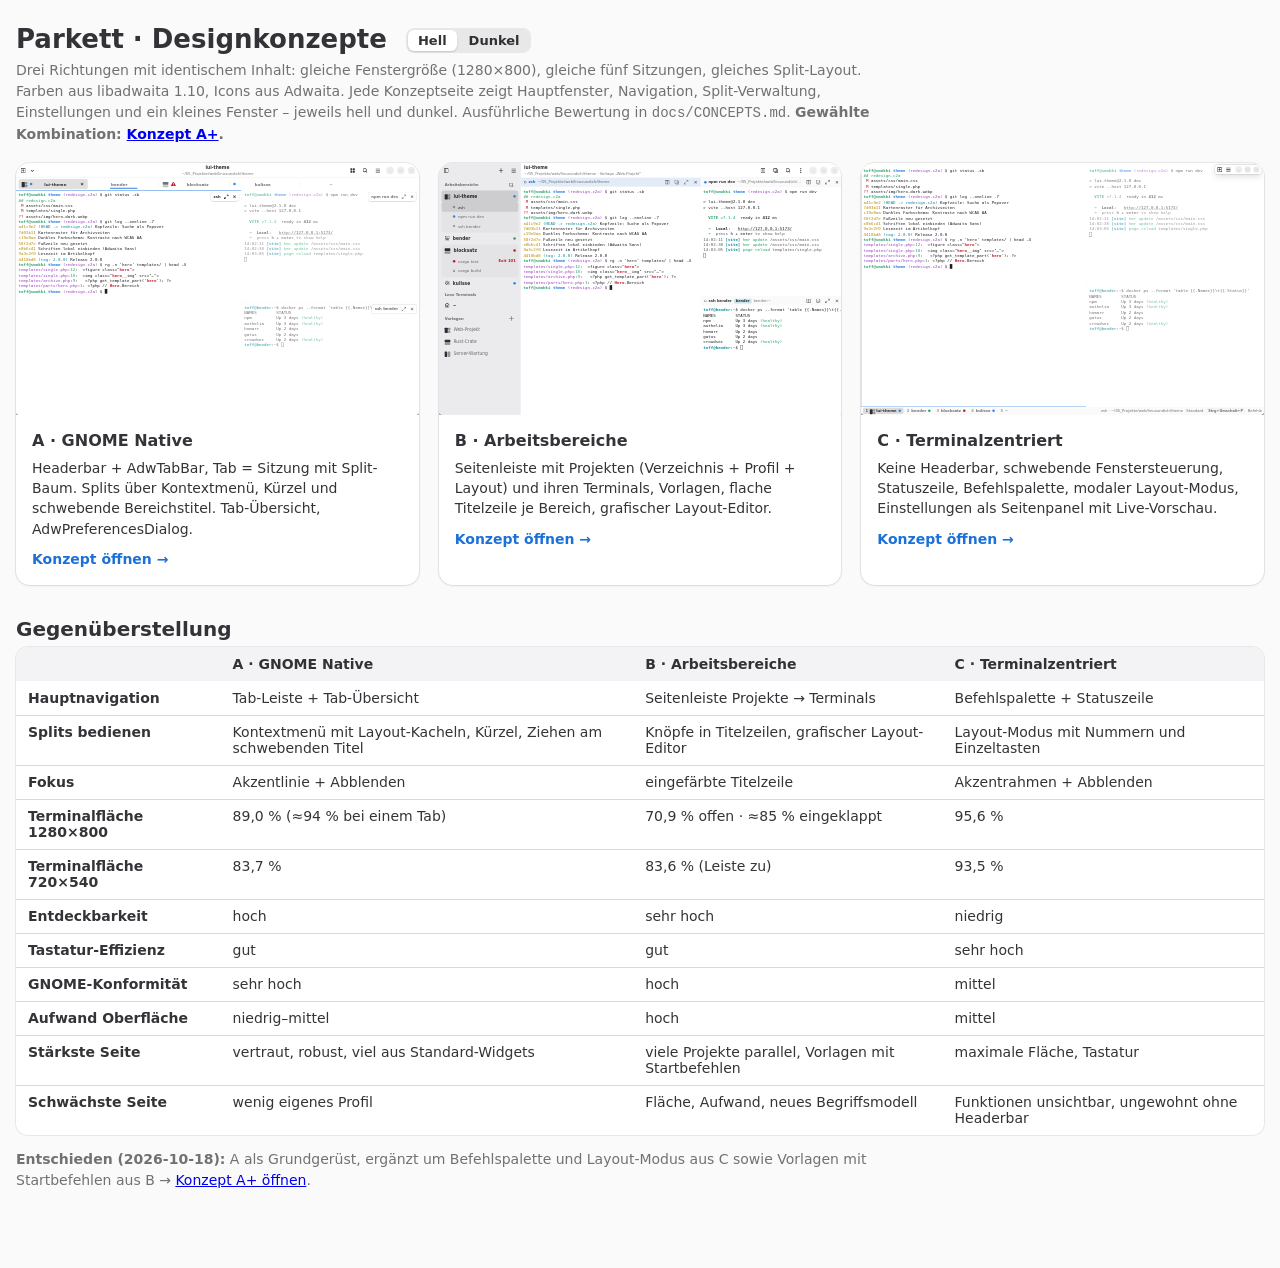
<file: mockups/index.html>
<!doctype html>
<html lang="de">
<head>
<meta charset="utf-8">
<meta name="viewport" content="width=device-width, initial-scale=1">
<title>Terminal-Konzepte</title>
<link rel="stylesheet" href="shared/base.css">
<style>
  body { background: var(--window-bg); }
  main { max-width: 1320px; margin: 0 auto; padding: 24px 16px 60px; }
  h2 { font-size: 20px; margin: 32px 0 6px; }
  p.lead { color: var(--dim); max-width: 860px; line-height: 1.5; margin: 6px 0 18px; }
  .cols { display: grid; grid-template-columns: repeat(3, minmax(0, 1fr)); gap: 20px; }
  @media (max-width: 900px) { .cols { grid-template-columns: 1fr; } }
  .cc { background: var(--card-bg); border-radius: 14px; box-shadow: 0 0 0 1px var(--card-shade), 0 1px 3px var(--card-shade); overflow: hidden; display: flex; flex-direction: column; }
  .frame { position: relative; aspect-ratio: 1280 / 800; overflow: hidden; background: var(--desk-bg); }
  .frame iframe { position: absolute; top: 0; left: 0; width: 1312px; height: 1100px; border: 0; transform-origin: 0 0; pointer-events: none; }
  .cc .txt { padding: 14px 16px 16px; line-height: 1.45; font-size: 14px; }
  .cc h3 { margin: 0 0 6px; font-size: 16px; }
  .cc a.open { display: inline-block; margin-top: 10px; font-weight: 700; color: var(--accent); text-decoration: none; }
  table { border-collapse: collapse; width: 100%; font-size: 14px; background: var(--card-bg); border-radius: 12px; overflow: hidden; box-shadow: 0 0 0 1px var(--card-shade); }
  th, td { text-align: left; padding: 9px 12px; vertical-align: top; }
  tr + tr td, tr + tr th { box-shadow: inset 0 1px var(--border); }
  thead th { background: var(--secondary-sidebar-bg); }
  .seg { display: inline-flex; background: var(--hover); border-radius: 8px; padding: 2px; gap: 2px; margin-left: 10px; vertical-align: middle; }
  .seg button { font: inherit; font-size: 13px; color: inherit; background: none; border: 0; border-radius: 6px; padding: 3px 10px; }
  .seg button[aria-pressed="true"] { background: var(--card-bg); box-shadow: 0 1px 2px rgb(0 0 0 / 15%); }
</style>
</head>
<body>
<main>
  <h1 style="font-size:26px;margin:0">Parkett · Designkonzepte <span class="seg" id="theme"><button data-t="light">Hell</button><button data-t="dark">Dunkel</button></span></h1>
  <p class="lead">Drei Richtungen mit identischem Inhalt: gleiche Fenstergröße (1280×800), gleiche fünf Sitzungen, gleiches Split-Layout. Farben aus libadwaita 1.10, Icons aus Adwaita. Jede Konzeptseite zeigt Hauptfenster, Navigation, Split-Verwaltung, Einstellungen und ein kleines Fenster – jeweils hell und dunkel. Ausführliche Bewertung in <code>docs/CONCEPTS.md</code>. <b>Gewählte Kombination: <a href="combined.html">Konzept A+</a>.</b></p>

  <div class="cols" id="cols"></div>

  <h2>Gegenüberstellung</h2>
  <table>
    <thead><tr><th></th><th>A · GNOME Native</th><th>B · Arbeitsbereiche</th><th>C · Terminalzentriert</th></tr></thead>
    <tbody>
      <tr><th>Hauptnavigation</th><td>Tab-Leiste + Tab-Übersicht</td><td>Seitenleiste Projekte → Terminals</td><td>Befehlspalette + Statuszeile</td></tr>
      <tr><th>Splits bedienen</th><td>Kontextmenü mit Layout-Kacheln, Kürzel, Ziehen am schwebenden Titel</td><td>Knöpfe in Titelzeilen, grafischer Layout-Editor</td><td>Layout-Modus mit Nummern und Einzeltasten</td></tr>
      <tr><th>Fokus</th><td>Akzentlinie + Abblenden</td><td>eingefärbte Titelzeile</td><td>Akzentrahmen + Abblenden</td></tr>
      <tr><th>Terminalfläche 1280×800</th><td>89,0 % (≈94 % bei einem Tab)</td><td>70,9 % offen · ≈85 % eingeklappt</td><td>95,6 %</td></tr>
      <tr><th>Terminalfläche 720×540</th><td>83,7 %</td><td>83,6 % (Leiste zu)</td><td>93,5 %</td></tr>
      <tr><th>Entdeckbarkeit</th><td>hoch</td><td>sehr hoch</td><td>niedrig</td></tr>
      <tr><th>Tastatur-Effizienz</th><td>gut</td><td>gut</td><td>sehr hoch</td></tr>
      <tr><th>GNOME-Konformität</th><td>sehr hoch</td><td>hoch</td><td>mittel</td></tr>
      <tr><th>Aufwand Oberfläche</th><td>niedrig–mittel</td><td>hoch</td><td>mittel</td></tr>
      <tr><th>Stärkste Seite</th><td>vertraut, robust, viel aus Standard-Widgets</td><td>viele Projekte parallel, Vorlagen mit Startbefehlen</td><td>maximale Fläche, Tastatur</td></tr>
      <tr><th>Schwächste Seite</th><td>wenig eigenes Profil</td><td>Fläche, Aufwand, neues Begriffsmodell</td><td>Funktionen unsichtbar, ungewohnt ohne Headerbar</td></tr>
    </tbody>
  </table>
  <p class="lead" style="margin-top:14px"><b>Entschieden (2026-10-18):</b> A als Grundgerüst, ergänzt um Befehlspalette und Layout-Modus aus C sowie Vorlagen mit Startbefehlen aus B → <a href="combined.html">Konzept A+ öffnen</a>.</p>
</main>
<script>
  const C = [
    ["a", "A · GNOME Native", "Headerbar + AdwTabBar, Tab = Sitzung mit Split-Baum. Splits über Kontextmenü, Kürzel und schwebende Bereichstitel. Tab-Übersicht, AdwPreferencesDialog."],
    ["b", "B · Arbeitsbereiche", "Seitenleiste mit Projekten (Verzeichnis + Profil + Layout) und ihren Terminals, Vorlagen, flache Titelzeile je Bereich, grafischer Layout-Editor."],
    ["c", "C · Terminalzentriert", "Keine Headerbar, schwebende Fenstersteuerung, Statuszeile, Befehlspalette, modaler Layout-Modus, Einstellungen als Seitenpanel mit Live-Vorschau."],
  ];
  let theme = matchMedia("(prefers-color-scheme: dark)").matches ? "dark" : "light";
  function draw() {
    document.documentElement.dataset.theme = theme;
    document.querySelectorAll("#theme button").forEach(b => b.setAttribute("aria-pressed", b.dataset.t === theme));
    const cols = document.getElementById("cols");
    cols.innerHTML = "";
    for (const [k, t, d] of C) {
      const card = document.createElement("div");
      card.className = "cc";
      card.innerHTML = `<div class="frame"><iframe loading="lazy" src="concept-${k}.html#view=main&theme=${theme}&hints=0" title="${t}"></iframe></div><div class="txt"><h3>${t}</h3>${d}<br><a class="open" href="concept-${k}.html#view=main&theme=${theme}">Konzept öffnen →</a></div>`;
      cols.append(card);
    }
    fit();
  }
  function fit() {
    document.querySelectorAll(".frame").forEach(f => {
      const ifr = f.querySelector("iframe");
      // window sits in the iframe at (16, ~70); crop to the window edge
      const s = f.clientWidth / 1280;
      const w = ifr.contentDocument && ifr.contentDocument.querySelector(".window");
      const r = w ? w.getBoundingClientRect() : { left: 16, top: 77 };
      ifr.style.transform = `scale(${s}) translate(${-r.left}px, ${-r.top}px)`;
      if (!w) ifr.onload = () => setTimeout(fit, 300);
    });
  }
  document.querySelectorAll("#theme button").forEach(b => b.onclick = () => { theme = b.dataset.t; draw(); });
  addEventListener("resize", fit);
  draw();
</script>
</body>
</html>
</file>
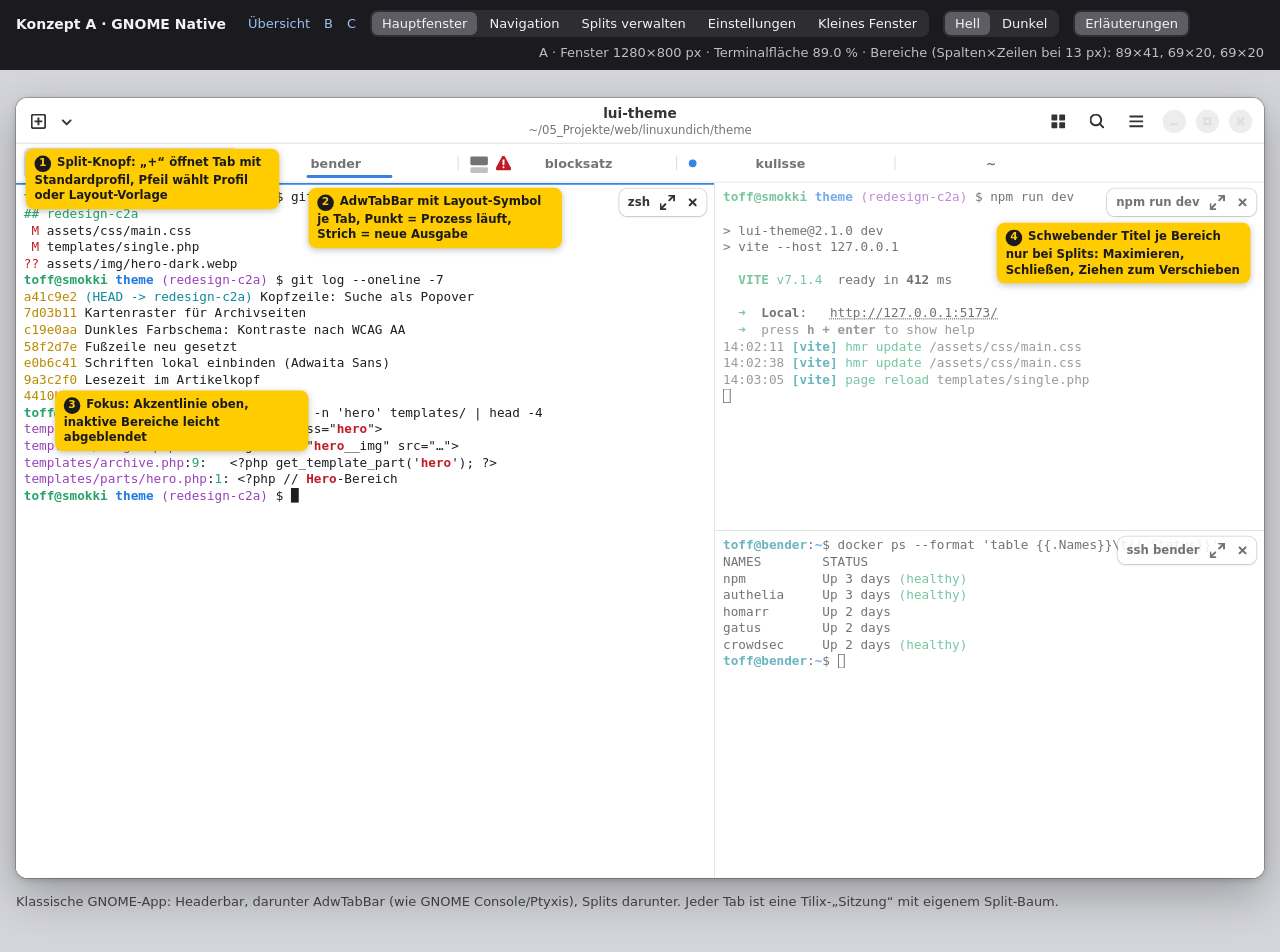
<file: mockups/concept-a.html>
<!doctype html>
<html lang="de">
<head>
<meta charset="utf-8">
<meta name="viewport" content="width=device-width, initial-scale=1">
<title>Konzept A – GNOME Native</title>
<link rel="stylesheet" href="shared/base.css">
<link rel="stylesheet" href="shared/icons.css">
<style>
  /* AdwTabBar */
  .tabbar { height: 40px; flex: none; display: flex; align-items: center; gap: 0; padding: 0 6px; background: var(--headerbar-bg); box-shadow: inset 0 -1px var(--headerbar-shade); }
  .tab { flex: 1 1 0; max-width: 220px; min-width: 120px; height: 32px; margin: 0 2px; border-radius: 6px; display: flex; align-items: center; gap: 8px; padding: 0 6px 0 10px; font-size: 13px; font-weight: 600; position: relative; color: var(--dim); }
  .tab .nm { flex: 1; min-width: 0; text-align: center; overflow: hidden; text-overflow: ellipsis; white-space: nowrap; }
  .tab.on { background: var(--active); color: var(--window-fg); }
  .tab:not(.on) + .tab:not(.on)::before { content: ""; position: absolute; left: -3px; top: 9px; bottom: 9px; width: 1px; background: var(--border); }
  .tab .x { opacity: 0; }
  .tab.on .x, .tab:hover .x { opacity: 1; }
  .tab .glyph { color: currentColor; }
  .tab.attn::after { content: ""; position: absolute; left: 30%; right: 30%; bottom: 1px; height: 3px; border-radius: 2px; background: var(--accent-bg); }
  .tab.pinned { flex: none; min-width: 0; width: 40px; justify-content: center; padding: 0; }
  /* Overlay title per terminal (only with several panes) */
  .pane-pill { position: absolute; top: 6px; right: 8px; z-index: 3; display: flex; align-items: center; gap: 2px; padding: 2px 2px 2px 9px; border-radius: 8px; font-size: 12px; font-weight: 600; background: color-mix(in srgb, var(--headerbar-bg) 88%, transparent); box-shadow: 0 0 0 1px var(--border), 0 1px 3px rgb(0 0 6 / 10%); color: var(--dim); }
  .pane-pill .nm { margin-right: 4px; white-space: nowrap; }
  .pane.focused .pane-pill { color: var(--window-fg); }
  .pane.focused::after { content: ""; position: absolute; inset: 0; box-shadow: inset 0 2px 0 var(--accent-bg); pointer-events: none; }
  .exited { flex: none; display: flex; align-items: center; gap: 10px; padding: 7px 10px; font-size: 13px; background: color-mix(in srgb, var(--destructive) 13%, var(--term-bg)); color: var(--window-fg); box-shadow: inset 0 1px var(--border); }
  .exited .btn { height: 26px; font-size: 13px; background: var(--hover); }
  /* AdwTabOverview */
  .overview { position: absolute; inset: 0; background: var(--overview-bg); z-index: 20; display: flex; flex-direction: column; }
  .overview .grid { flex: 1; display: grid; grid-template-columns: repeat(3, minmax(0, 1fr)); gap: 28px 26px; padding: 22px 60px; align-content: start; }
  .card { display: flex; flex-direction: column; gap: 8px; min-width: 0; }
  .thumb { height: 196px; border-radius: 12px; overflow: hidden; box-shadow: 0 0 0 1px var(--border), 0 2px 6px rgb(0 0 6 / 10%); display: flex; background: var(--term-bg); position: relative; }
  .card.on .thumb { box-shadow: 0 0 0 3px var(--accent-bg); }
  .thumb .term { font-size: 6.5px; line-height: 8.5px; padding: 4px 5px; }
  .thumb .pane.dimmed .term { opacity: .8; }
  .card .cap { display: flex; align-items: center; gap: 8px; font-size: 13px; font-weight: 600; padding: 0 4px; }
  .card .cap .sub { color: var(--dim); font-weight: 400; margin-left: auto; font-size: 12px; }
  .thumb .closex { position: absolute; top: 6px; right: 6px; background: rgb(0 0 0 / 55%); color: #fff; border-radius: 50%; width: 24px; height: 24px; display: flex; align-items: center; justify-content: center; }
  .overview .newfab { position: absolute; bottom: 22px; left: 50%; transform: translateX(-50%); }
  .layout-tiles { display: grid; grid-template-columns: repeat(4, 64px); gap: 8px; padding: 6px 8px 8px; }
  .layout-tiles .lt { height: 48px; border-radius: 8px; box-shadow: inset 0 0 0 1px var(--border); display: flex; align-items: center; justify-content: center; color: var(--window-fg); }
  .layout-tiles .lt.hover { background: var(--hover); box-shadow: inset 0 0 0 2px var(--accent-bg); }
  .layout-tiles .lt .glyph { width: 30px; height: 22px; }
  .drop-zone { position: absolute; z-index: 4; background: color-mix(in srgb, var(--accent-bg) 22%, transparent); border: 2px dashed var(--accent-bg); border-radius: 8px; display: flex; align-items: center; justify-content: center; color: var(--accent); font-weight: 700; font-size: 13px; }
  /* Preferences: AdwPreferencesDialog */
  .prefs { width: 640px; height: 640px; }
  .prefs .hb { height: 47px; display: flex; align-items: center; justify-content: center; position: relative; }
  .prefs .hb .x { position: absolute; right: 10px; }
  .prefs .hb .s { position: absolute; left: 10px; }
  .prefs .body { flex: 1; overflow: hidden; padding: 12px 40px; }
</style>
</head>
<body>
<div class="stage-bar"><h1>Konzept A · GNOME Native</h1><a href="index.html">Übersicht</a> <a href="concept-b.html">B</a> <a href="concept-c.html">C</a><span class="meter"></span></div>
<div class="stage"><div class="scaler"></div><div class="caption"></div></div>

<script type="module">
import { TERMS, SESSIONS, el, icon, glyph, renderLayout, stage, hint, sessionState, sessionTerms, STATE_LABEL } from "./shared/content.js";

const S = SESSIONS;

function headerbar(win, { title = "lui-theme", sub = "~/05_Projekte/web/linuxundich/theme", overview = false } = {}) {
  const hb = el("div", "headerbar");
  hb.innerHTML = `
    <span class="split-btn"><button class="btn" title="Neuer Tab (Strg+Umschalt+T)">${icon("tab-new")}</button><button class="btn" title="Profil wählen">${icon("pan-down")}</button></span>
    <div class="title"><b>${title}</b><small>${sub}</small></div>
    <span class="spacer"></span>
    <button class="btn ${overview ? "on" : ""}" title="Tab-Übersicht (Strg+Umschalt+O)">${icon("view-grid")}</button>
    <button class="btn" title="Suchen (Strg+Umschalt+F)">${icon("edit-find")}</button>
    <button class="btn" title="Hauptmenü">${icon("open-menu")}</button>
    <span class="wincontrols"><span>${icon("window-minimize")}</span><span>${icon("window-maximize")}</span><span>${icon("window-close")}</span></span>`;
  win.append(hb);
  return hb;
}

function tabbar(win, active = "theme", { narrow = false } = {}) {
  const tb = el("div", "tabbar");
  const list = narrow ? S.slice(0, 3) : S;
  for (const s of list) {
    const st = sessionState(s);
    const t = el("div", "tab" + (s.id === active ? " on" : "") + (s.attention ? " attn" : ""));
    const lead = st === "run" ? `<span class="dot run" title="Prozess läuft"></span>` : st === "err" ? icon("dialog-warning", "f1") : "";
    t.innerHTML = `${lead || (typeof s.layout !== "string" ? "" : "")}<span class="nm">${s.name}</span><button class="btn sm circ x">${icon("window-close")}</button>`;
    if (typeof s.layout !== "string") t.prepend(glyph(s.layout, s.focus));
    tb.append(t);
  }
  if (narrow) tb.append(el("div", "", `<button class="btn sm" style="margin:0 4px">${icon("go-down")}</button>`));
  win.append(tb);
  return tb;
}

function paneChrome(multi) {
  return (pane, id) => {
    const t = TERMS[id];
    if (multi) {
      const pill = el("div", "pane-pill", `<span class="nm">${t.title}</span><button class="btn sm">${icon("view-fullscreen")}</button><button class="btn sm">${icon("window-close")}</button>`);
      pane.append(pill);
    }
    if (t.state === "err") {
      pane.append(el("div", "exited", `${icon("dialog-warning")}<span><b>Prozess beendet</b> · Exit-Code ${t.exit}</span><span class="spacer"></span><button class="btn">Neu starten</button><button class="btn">Schließen</button>`));
    }
    return pane;
  };
}

function content(win, sid = "theme") {
  const s = S.find((x) => x.id === sid);
  const root = el("div", "splitroot");
  const multi = typeof s.layout !== "string";
  root.append(renderLayout(s.layout, { focus: s.focus, chrome: paneChrome(multi) }));
  win.append(root);
  return root;
}

function mainView(win) {
  headerbar(win);
  tabbar(win, "theme");
  content(win, "theme");
  hint(win, 1, "Split-Knopf: „+“ öffnet Tab mit Standardprofil, Pfeil wählt Profil oder Layout-Vorlage", { left: "10px", top: "52px" });
  hint(win, 2, "AdwTabBar mit Layout-Symbol je Tab, Punkt = Prozess läuft, Strich = neue Ausgabe", { left: "300px", top: "92px" });
  hint(win, 3, "Fokus: Akzentlinie oben, inaktive Bereiche leicht abgeblendet", { left: "40px", top: "300px" });
  hint(win, 4, "Schwebender Titel je Bereich nur bei Splits: Maximieren, Schließen, Ziehen zum Verschieben", { right: "14px", top: "128px" });
}

function navView(win) {
  headerbar(win, { title: "Alle Tabs", sub: "5 Tabs · 9 Terminals", overview: true });
  const ov = el("div", "overview");
  ov.style.top = "47px";
  const top = el("div", "", "");
  top.style.cssText = "display:flex;justify-content:center;padding:16px 0 0";
  top.innerHTML = `<div class="entry" style="width:360px">${icon("system-search")} Tabs und Terminals durchsuchen …</div>`;
  ov.append(top);
  const grid = el("div", "grid");
  for (const s of S) {
    const c = el("div", "card" + (s.id === "theme" ? " on" : ""));
    const th = el("div", "thumb");
    th.append(renderLayout(s.layout, { focus: s.focus, dimUnfocused: false }));
    th.querySelectorAll(".pane").forEach((p) => p.classList.add("thumb"));
    th.append(el("span", "closex", icon("window-close")));
    const st = sessionState(s);
    c.append(th, el("div", "cap", `${st === "run" ? '<span class="dot run"></span>' : st === "err" ? icon("dialog-warning", "f1") : s.attention ? '<span class="dot act"></span>' : ""}${s.name}<span class="sub">${sessionTerms(s.layout).length} Terminal${sessionTerms(s.layout).length > 1 ? "s" : ""} · ${STATE_LABEL[st]}</span>`));
    grid.append(c);
  }
  ov.append(grid);
  ov.append(el("div", "newfab", `<button class="btn suggested" style="height:40px;padding:0 18px;border-radius:20px">${icon("tab-new")} Neuer Tab</button>`));
  win.append(ov);
  hint(win, 1, "AdwTabOverview: Vorschau aller Tabs inkl. Split-Aufteilung, Suche filtert nach Titel, Verzeichnis, Befehl", { left: "470px", top: "60px" });
  hint(win, 2, "Status in Klartext: läuft / neue Ausgabe / beendet mit Fehler", { right: "40px", top: "300px" });
}

function splitView(win) {
  headerbar(win);
  tabbar(win, "theme");
  const root = content(win, "theme");
  // Context menu on the top right terminal
  const pop = el("div", "popover", `
    <div class="item hover">${icon("view-dual")} Rechts teilen<span class="kbd">Strg+Alt+R</span></div>
    <div class="item">${icon("view-paged")} Unten teilen<span class="kbd">Strg+Alt+D</span></div>
    <div class="head">Layout dieses Tabs</div>
    <div class="layout-tiles" id="lt"></div>
    <hr>
    <div class="item">${icon("view-fullscreen")} Bereich maximieren<span class="kbd">Strg+Umschalt+X</span></div>
    <div class="item">${icon("view-restore")} Größen angleichen<span class="kbd">Strg+Alt+=</span></div>
    <div class="item">${icon("go-next")} In neuen Tab verschieben</div>
    <div class="item">${icon("document-save")} Layout als Vorlage speichern …</div>
    <hr>
    <div class="item">${icon("edit-copy")} Kopieren<span class="kbd">Strg+Umschalt+C</span></div>
    <div class="item">${icon("edit-paste")} Einfügen<span class="kbd">Strg+Umschalt+V</span></div>
    <hr>
    <div class="item" style="color:var(--destructive)">${icon("window-close")} Bereich schließen<span class="kbd">Strg+Umschalt+W</span></div>`);
  pop.style.cssText = "left:850px;top:150px;width:300px";
  win.append(pop);
  const lt = pop.querySelector("#lt");
  const L = [
    { d: "h", r: 0.5, a: "a", b: "b" },
    { d: "v", r: 0.5, a: "a", b: "b" },
    { d: "h", r: 0.56, a: "a", b: { d: "v", r: 0.5, a: "b", b: "c" } },
    { d: "h", r: 0.5, a: { d: "v", r: 0.5, a: "a", b: "b" }, b: { d: "v", r: 0.5, a: "c", b: "d" } },
  ];
  L.forEach((l, i) => { const t = el("div", "lt" + (i === 2 ? " hover" : "")); t.append(glyph(l, "a")); lt.append(t); });
  // Drop zone while dragging a pane
  const dz = el("div", "drop-zone", "Hier ablegen: unten teilen");
  dz.style.cssText = "left:8px;top:470px;width:700px;height:316px";
  win.append(dz);
  hint(win, 1, "Rechtsklick oder Menütaste: Teilen, fertige Layouts, Maximieren, Angleichen – alles mit Kürzel", { left: "560px", top: "160px" });
  hint(win, 2, "Bereich am schwebenden Titel ziehen: Ablagezonen links/rechts/oben/unten wie in Tilix", { left: "60px", top: "430px" });
  hint(win, 3, "Trenner per Maus ziehen, per Tastatur Strg+Alt+Pfeil; Mindestgröße 20×5 Zeichen", { left: "530px", top: "740px" });
}

function prefsView(win) {
  headerbar(win);
  tabbar(win, "theme");
  content(win, "theme");
  const bd = el("div", "dialog-backdrop");
  const d = el("div", "dialog prefs");
  d.innerHTML = `
    <div class="hb"><button class="btn s">${icon("system-search")}</button>
      <div class="viewswitcher">
        <div class="vs on">${icon("preferences-system")}Allgemein</div>
        <div class="vs">${icon("applications-utilities")}Profile</div>
        <div class="vs">${icon("view-grid")}Layouts</div>
        <div class="vs">${icon("applications-engineering")}Kürzel</div>
      </div><button class="btn sm circ x">${icon("window-close")}</button></div>
    <div class="body">
      <div class="pref-group"><h4>Erscheinungsbild</h4><div class="boxed">
        <div class="row"><div class="lbl">Farbschema</div><span class="dropdown">System folgen ${icon("pan-down")}</span></div>
        <div class="row"><div class="lbl">Inaktive Bereiche abblenden<small>Hilft, den Fokus in Splits zu erkennen</small></div><span class="switch on"></span></div>
        <div class="row"><div class="lbl">Titel über Bereichen<small>Nur sichtbar, wenn ein Tab geteilt ist</small></div><span class="dropdown">Schwebend ${icon("pan-down")}</span></div>
        <div class="row"><div class="lbl">Tableiste bei nur einem Tab</div><span class="dropdown">Ausblenden ${icon("pan-down")}</span></div>
      </div></div>
      <div class="pref-group"><h4>Verhalten</h4><div class="boxed">
        <div class="row"><div class="lbl">Neue Terminals öffnen in</div><span class="dropdown">Aktuellem Verzeichnis ${icon("pan-down")}</span></div>
        <div class="row"><div class="lbl">Vor dem Schließen nachfragen<small>Wenn noch ein Vordergrundprozess läuft</small></div><span class="switch on"></span></div>
        <div class="row"><div class="lbl">Tabs beim Start wiederherstellen<small>Layout, Verzeichnisse und Profile – keine laufenden Prozesse</small></div><span class="switch on"></span></div>
        <div class="row"><div class="lbl">Benachrichtigen, wenn lange Befehle enden</div><span class="switch"></span></div>
      </div></div>
    </div>`;
  bd.append(d);
  win.append(bd);
  hint(win, 1, "AdwPreferencesDialog mit vier Seiten; Profile und Layout-Vorlagen sind eigene Seiten", { left: "960px", top: "100px" });
}

function smallView(win) {
  headerbar(win, { title: "lui-theme", sub: "~/…/linuxundich/theme" });
  tabbar(win, "theme", { narrow: true });
  content(win, "theme");
  hint(win, 1, "Unter ~600 px: Tableiste scrollt, Übersicht ersetzt das Durchklicken", { left: "260px", top: "92px" });
  hint(win, 2, "Bereiche unter der Mindestgröße werden nicht kleiner – lieber maximieren (Strg+Umschalt+X)", { left: "400px", top: "380px" });
}

stage({
  concept: "A",
  views: [
    { id: "main", label: "Hauptfenster", render: mainView, caption: "Klassische GNOME-App: Headerbar, darunter AdwTabBar (wie GNOME Console/Ptyxis), Splits darunter. Jeder Tab ist eine Tilix-„Sitzung“ mit eigenem Split-Baum." },
    { id: "nav", label: "Navigation", render: navView, caption: "Navigation über viele Tabs: AdwTabOverview mit Live-Vorschau der Split-Aufteilung." },
    { id: "split", label: "Splits verwalten", render: splitView, caption: "Splits über Kontextmenü (Rechtsklick/Menütaste) mit Layout-Kacheln, Ziehen per schwebendem Titel, Tastenkürzel für alles." },
    { id: "prefs", label: "Einstellungen", render: prefsView, caption: "Einstellungen als AdwPreferencesDialog (Seiten Allgemein, Profile, Layouts, Kürzel)." },
    { id: "small", label: "Kleines Fenster", render: smallView, small: true, caption: "Gleicher Inhalt bei 720×540 px." },
  ],
});
</script>
</body>
</html>
</file>
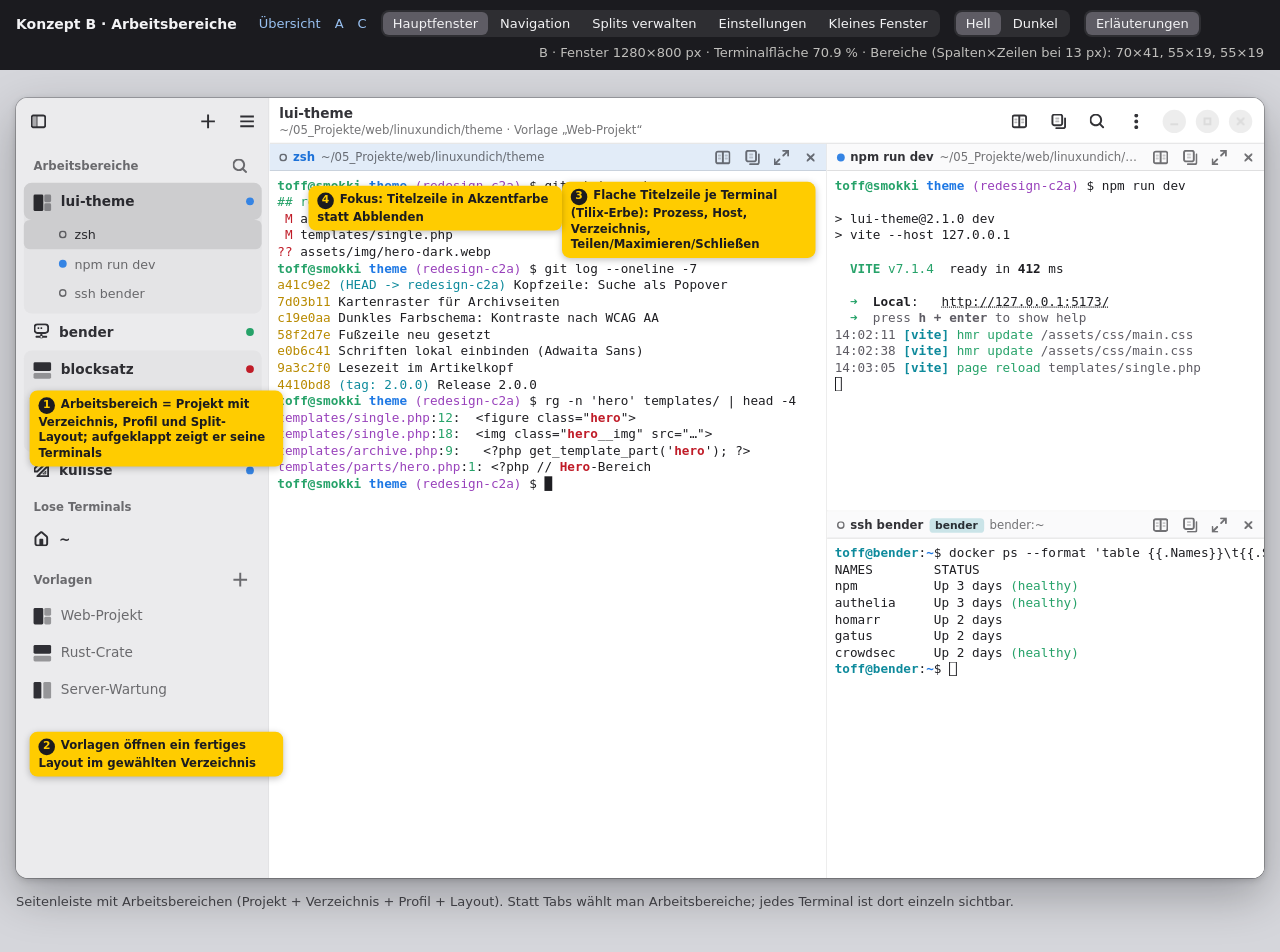
<file: mockups/concept-b.html>
<!doctype html>
<html lang="de">
<head>
<meta charset="utf-8">
<meta name="viewport" content="width=device-width, initial-scale=1">
<title>Konzept B – Arbeitsbereiche</title>
<link rel="stylesheet" href="shared/base.css">
<link rel="stylesheet" href="shared/icons.css">
<style>
  .cols { flex: 1; min-height: 0; display: flex; }
  .sidebar { width: 260px; flex: none; display: flex; flex-direction: column; background: var(--sidebar-bg); box-shadow: inset -1px 0 var(--sidebar-border); }
  .sidebar .headerbar { background: transparent; box-shadow: none; }
  .sidebar .list { flex: 1; overflow: hidden; padding: 0 8px 8px; }
  .sb-head { font-size: 12px; font-weight: 700; color: var(--dim); padding: 12px 10px 6px; display: flex; align-items: center; }
  .sb-head .btn { margin-left: auto; height: 22px; min-width: 22px; }
  .ws { border-radius: 8px; }
  .ws-row { display: flex; align-items: center; gap: 10px; height: 38px; padding: 0 8px 0 10px; border-radius: 8px; font-weight: 600; font-size: 14px; }
  .ws-row .nm { flex: 1; min-width: 0; overflow: hidden; text-overflow: ellipsis; white-space: nowrap; }
  .ws-row .glyph { color: var(--window-fg); }
  .ws.on > .ws-row { background: var(--selected); }
  .ws.open { background: color-mix(in srgb, var(--window-fg) 4%, transparent); }
  .ws .terms { padding: 0 0 6px 0; }
  .t-row { display: flex; align-items: center; gap: 8px; height: 30px; padding: 0 8px 0 36px; border-radius: 6px; font-size: 13px; color: var(--dim); }
  .t-row .nm { flex: 1; min-width: 0; overflow: hidden; text-overflow: ellipsis; white-space: nowrap; }
  .t-row.on { color: var(--window-fg); background: var(--selected); }
  .t-row .err { color: var(--destructive); font-size: 12px; font-weight: 700; }
  .sb-foot { padding: 8px; box-shadow: inset 0 1px var(--sidebar-border); display: flex; gap: 6px; }
  .main { flex: 1; min-width: 0; display: flex; flex-direction: column; background: var(--window-bg); }
  .main .headerbar .title { text-align: left; position: static; transform: none; max-width: none; margin-left: 4px; }
  .crumb { display: flex; align-items: center; gap: 6px; }
  .crumb .sep2 { color: var(--dim); }
  /* Title row per terminal (Tilix heritage, but flat) */
  .ptitle { height: 28px; flex: none; display: flex; align-items: center; gap: 6px; padding: 0 4px 0 10px; font-size: 12px; background: var(--window-bg); box-shadow: inset 0 -1px var(--border); color: var(--dim); }
  .ptitle .nm { font-weight: 700; color: var(--window-fg); white-space: nowrap; flex: none; }
  .ptitle .cwd { overflow: hidden; text-overflow: ellipsis; white-space: nowrap; }
  .pane.focused .ptitle { background: color-mix(in srgb, var(--accent-bg) 12%, var(--window-bg)); }
  .pane.focused .ptitle .nm { color: var(--accent); }
  .ptitle .chip { font-size: 11px; font-weight: 700; padding: 1px 6px; border-radius: 4px; background: var(--hover); color: var(--window-fg); }
  .ptitle .chip.remote { background: color-mix(in srgb, var(--c6) 20%, transparent); }
  .exited { flex: none; display: flex; align-items: center; gap: 10px; padding: 7px 10px; font-size: 13px; background: color-mix(in srgb, var(--destructive) 13%, var(--term-bg)); color: var(--window-fg); box-shadow: inset 0 1px var(--border); }
  .exited .btn { height: 26px; font-size: 13px; background: var(--hover); }
  /* Layout editor */
  .editor { position: absolute; inset: 47px 0 0 260px; background: var(--window-bg); z-index: 10; display: flex; }
  .editor .canvas { flex: 1; padding: 24px; display: flex; flex-direction: column; gap: 12px; }
  .editor .canvas .frame { flex: 1; display: flex; border-radius: 12px; overflow: hidden; box-shadow: 0 0 0 1px var(--border); background: var(--view-bg); }
  .blk { flex: 1; display: flex; flex-direction: column; align-items: center; justify-content: center; gap: 6px; position: relative; background: var(--card-bg); font-size: 13px; }
  .blk .t { font-weight: 700; font-size: 14px; }
  .blk .s { color: var(--dim); font-family: var(--mono); font-size: 12px; }
  .blk.sel { box-shadow: inset 0 0 0 2px var(--accent-bg); background: color-mix(in srgb, var(--accent-bg) 7%, var(--card-bg)); }
  .blk .tools { position: absolute; top: 8px; right: 8px; display: flex; gap: 2px; }
  .blk .pct { position: absolute; bottom: 8px; left: 10px; font-size: 11px; color: var(--dim); font-variant-numeric: tabular-nums; }
  .gutter { flex: none; background: var(--border); position: relative; }
  .gutter.h { width: 8px; cursor: col-resize; }
  .gutter.v { height: 8px; cursor: row-resize; }
  .gutter::after { content: ""; position: absolute; inset: 0; margin: auto; border-radius: 2px; background: var(--dim); }
  .gutter.h::after { width: 2px; height: 28px; }
  .gutter.v::after { height: 2px; width: 28px; }
  .editor .side { width: 340px; flex: none; background: var(--secondary-sidebar-bg); box-shadow: inset 1px 0 var(--sidebar-border); padding: 18px 16px; overflow: hidden; }
  .editor .side h3 { margin: 0 0 14px; font-size: 15px; }
  /* Preferences in the sidebar */
  .settings-main { flex: 1; overflow: hidden; padding: 24px 0; display: flex; justify-content: center; background: var(--window-bg); }
  .settings-main .inner { width: 620px; }
  .nav-row { display: flex; align-items: center; gap: 12px; height: 38px; padding: 0 10px; border-radius: 8px; font-size: 14px; font-weight: 500; }
  .nav-row.on { background: var(--selected); font-weight: 700; }
  .profile-preview { border-radius: 10px; padding: 10px 12px; font-family: var(--mono); font-size: 12px; line-height: 16px; background: var(--term-bg); color: var(--term-fg); box-shadow: 0 0 0 1px var(--border); white-space: pre; }
  /* Overview */
  .ovgrid { flex: 1; padding: 22px; display: grid; grid-template-columns: repeat(2, minmax(0, 1fr)); gap: 18px; overflow: hidden; background: var(--window-bg); }
  .wcard { min-width: 0; border-radius: 12px; overflow: hidden; background: var(--card-bg); box-shadow: 0 0 0 1px var(--card-shade), 0 1px 3px var(--card-shade); display: flex; flex-direction: column; }
  .wcard.on { box-shadow: 0 0 0 2px var(--accent-bg); }
  .wcard .thumbs { height: 180px; display: flex; background: var(--term-bg); }
  .wcard .thumbs .term { font-size: 6.5px; line-height: 8.5px; padding: 4px 5px; }
  .wcard .meta { padding: 10px 12px; display: flex; align-items: center; gap: 10px; font-size: 13px; }
  .wcard .meta b { font-size: 14px; }
  .wcard .meta small { color: var(--dim); display: block; }
</style>
</head>
<body>
<div class="stage-bar"><h1>Konzept B · Arbeitsbereiche</h1><a href="index.html">Übersicht</a> <a href="concept-a.html">A</a> <a href="concept-c.html">C</a><span class="meter"></span></div>
<div class="stage"><div class="scaler"></div><div class="caption"></div></div>

<script type="module">
import { TERMS, SESSIONS, el, icon, glyph, renderLayout, stage, hint, sessionState, sessionTerms, STATE_LABEL } from "./shared/content.js";

const S = SESSIONS;
const wcontrols = `<span class="wincontrols"><span>${icon("window-minimize")}</span><span>${icon("window-maximize")}</span><span>${icon("window-close")}</span></span>`;

function sidebar({ active = "theme", mode = "ws" } = {}) {
  const sb = el("div", "sidebar");
  sb.innerHTML = `<div class="headerbar"><button class="btn">${icon("sidebar-show")}</button><span class="spacer"></span><button class="btn" title="Neuer Arbeitsbereich (Strg+Umschalt+N)">${icon("list-add")}</button><button class="btn">${icon("open-menu")}</button></div>`;
  const list = el("div", "list");
  if (mode === "ws") {
    list.append(el("div", "sb-head", `Arbeitsbereiche<button class="btn sm">${icon("system-search")}</button>`));
    for (const s of S.filter((x) => x.workspace)) {
      const open = s.id === active || s.id === "blocksatz";
      const w = el("div", "ws" + (s.id === active ? " on" : "") + (open ? " open" : ""));
      const st = sessionState(s);
      const row = el("div", "ws-row", `<span class="nm">${s.name}</span>${st === "run" ? '<span class="dot run" title="Läuft"></span>' : st === "err" ? '<span class="dot err" title="Fehler"></span>' : s.attention ? '<span class="dot act" title="Neue Ausgabe"></span>' : ""}`);
      row.prepend(typeof s.layout === "string" ? el("span", "", icon(s.icon)) : glyph(s.layout, s.focus));
      w.append(row);
      if (open) {
        const ts = el("div", "terms");
        for (const t of sessionTerms(s.layout)) {
          const T = TERMS[t];
          ts.append(el("div", "t-row" + (s.id === active && t === s.focus ? " on" : ""),
            `<span class="dot ${T.state}"></span><span class="nm">${T.title}</span>${T.state === "err" ? `<span class="err">Exit ${T.exit}</span>` : ""}`));
        }
        w.append(ts);
      }
      list.append(w);
    }
    list.append(el("div", "sb-head", "Lose Terminals"));
    const h = el("div", "ws", "");
    h.append(el("div", "ws-row", `${icon("user-home")}<span class="nm">~</span>`));
    list.append(h);
    list.append(el("div", "sb-head", `Vorlagen<button class="btn sm">${icon("list-add")}</button>`));
    for (const [n, l] of [["Web-Projekt", { d: "h", r: 0.56, a: "a", b: { d: "v", r: 0.5, a: "b", b: "c" } }], ["Rust-Crate", { d: "v", r: 0.6, a: "a", b: "b" }], ["Server-Wartung", { d: "h", r: 0.5, a: "a", b: "b" }]]) {
      const r = el("div", "ws-row", `<span class="nm" style="font-weight:500">${n}</span>`);
      r.prepend(glyph(l, "a"));
      r.style.color = "var(--dim)";
      list.append(r);
    }
  }
  sb.append(list);
  return sb;
}

function paneChrome(pane, id) {
  const t = TERMS[id];
  const chip = t.remote ? `<span class="chip remote">bender</span>` : "";
  const bar = el("div", "ptitle", `<span class="dot ${t.state}"></span><span class="nm">${t.title}</span>${chip}<span class="cwd">${t.cwd}</span><span class="spacer"></span><button class="btn sm">${icon("view-dual")}</button><button class="btn sm">${icon("view-paged")}</button><button class="btn sm">${icon("view-fullscreen")}</button><button class="btn sm">${icon("window-close")}</button>`);
  pane.prepend(bar);
  if (t.state === "err") pane.append(el("div", "exited", `${icon("dialog-warning")}<span><b>Prozess beendet</b> · Exit-Code ${t.exit}</span><span class="spacer"></span><button class="btn">Neu starten</button><button class="btn">Schließen</button>`));
  return pane;
}

function mainHeader(s, { extra = "" } = {}) {
  return el("div", "headerbar", `
    <div class="title"><div class="crumb"><b>${s.name}</b></div><small>${s.id === "theme" ? "~/05_Projekte/web/linuxundich/theme · Vorlage „Web-Projekt“" : "~/05_Projekte/apps/" + s.name}</small></div>
    <span class="spacer"></span>${extra}
    <button class="btn" title="Rechts teilen (Strg+Alt+R)">${icon("view-dual")}</button>
    <button class="btn" title="Unten teilen (Strg+Alt+D)">${icon("view-paged")}</button>
    <button class="btn" title="Suchen">${icon("edit-find")}</button>
    <button class="btn" title="Arbeitsbereich-Menü">${icon("view-more")}</button>${wcontrols}`);
}

function workspace(win, sid = "theme", { sidebarOn = true } = {}) {
  const s = S.find((x) => x.id === sid);
  const cols = el("div", "cols");
  if (sidebarOn) cols.append(sidebar({ active: sid }));
  const main = el("div", "main");
  const hb = mainHeader(s);
  if (!sidebarOn) hb.prepend(el("button", "btn", icon("sidebar-show")));
  main.append(hb);
  const root = el("div", "splitroot");
  root.append(renderLayout(s.layout, { focus: s.focus, chrome: paneChrome, dimUnfocused: false }));
  main.append(root);
  cols.append(main);
  win.append(cols);
}

function mainView(win) {
  workspace(win, "theme");
  hint(win, 1, "Arbeitsbereich = Projekt mit Verzeichnis, Profil und Split-Layout; aufgeklappt zeigt er seine Terminals", { left: "14px", top: "300px" });
  hint(win, 2, "Vorlagen öffnen ein fertiges Layout im gewählten Verzeichnis", { left: "14px", top: "650px" });
  hint(win, 3, "Flache Titelzeile je Terminal (Tilix-Erbe): Prozess, Host, Verzeichnis, Teilen/Maximieren/Schließen", { left: "560px", top: "86px" });
  hint(win, 4, "Fokus: Titelzeile in Akzentfarbe statt Abblenden", { left: "300px", top: "90px" });
}

function navView(win) {
  const cols = el("div", "cols");
  cols.append(sidebar({ active: "theme" }));
  const main = el("div", "main");
  main.append(el("div", "headerbar", `<div class="title" style="position:static;transform:none;text-align:left;margin-left:4px"><b>Alle Arbeitsbereiche</b><small>4 Arbeitsbereiche · 1 loses Terminal · 9 Terminals</small></div><span class="spacer"></span><div class="entry" style="width:260px">${icon("system-search")} Filtern …</div>${wcontrols}`));
  const g = el("div", "ovgrid");
  for (const s of S) {
    const c = el("div", "wcard" + (s.id === "theme" ? " on" : ""));
    const th = el("div", "thumbs no-measure");
    th.append(renderLayout(s.layout, { focus: s.focus, dimUnfocused: false }));
    const st = sessionState(s);
    const meta = el("div", "meta", `<div style="flex:1"><b>${s.name}</b><small>${sessionTerms(s.layout).length} Terminals · ${STATE_LABEL[st]}</small></div><button class="btn sm">${icon("view-more")}</button>`);
    meta.prepend(typeof s.layout === "string" ? el("span", "", icon(s.icon)) : glyph(s.layout, s.focus));
    c.append(th, meta);
    g.append(c);
  }
  main.append(g);
  cols.append(main);
  win.append(cols);
  hint(win, 1, "Seitenleiste schneller Wechsel (Strg+1…9), Übersicht für den Gesamtblick", { left: "560px", top: "60px" });
}

function splitView(win) {
  workspace(win, "theme");
  const ed = el("div", "editor");
  ed.innerHTML = `
    <div class="canvas">
      <div style="display:flex;align-items:center;gap:10px"><b style="font-size:15px">Layout bearbeiten · lui-theme</b><span class="spacer"></span><button class="btn raised">Als Vorlage speichern …</button><button class="btn suggested">Fertig</button></div>
      <div class="frame">
        <div class="blk" style="flex:56"><div class="tools"><button class="btn sm">${icon("view-dual")}</button><button class="btn sm">${icon("view-paged")}</button><button class="btn sm">${icon("window-close")}</button></div><span class="t">zsh</span><span class="s">~/…/theme</span><span class="pct">56 % · 89×43</span></div>
        <div class="gutter h"></div>
        <div style="flex:44;display:flex;flex-direction:column">
          <div class="blk sel"><div class="tools"><button class="btn sm">${icon("view-dual")}</button><button class="btn sm">${icon("view-paged")}</button><button class="btn sm">${icon("window-close")}</button></div><span class="t">npm run dev</span><span class="s">~/…/theme</span><span class="pct">50 % · 70×20</span></div>
          <div class="gutter v"></div>
          <div class="blk"><div class="tools"><button class="btn sm">${icon("view-dual")}</button><button class="btn sm">${icon("view-paged")}</button><button class="btn sm">${icon("window-close")}</button></div><span class="t">ssh bender</span><span class="s">Profil Server (bender)</span><span class="pct">50 % · 70×20</span></div>
        </div>
      </div>
      <div style="font-size:12px;color:var(--dim)">Ziehen an den Trennern ändert Anteile · Pfeiltasten wählen Bereich · Strg+Pfeil verschiebt Trenner · Entf schließt · Laufende Terminals bleiben beim Umbau erhalten</div>
    </div>
    <div class="side">
      <h3>Bereich „npm run dev“</h3>
      <div class="pref-group"><div class="boxed">
        <div class="row"><div class="lbl">Profil</div><span class="dropdown">Standard ${icon("pan-down")}</span></div>
        <div class="row"><div class="lbl">Startbefehl<small>Wird beim Öffnen des Arbeitsbereichs ausgeführt</small></div></div>
        <div class="row" style="min-height:44px"><div class="entry" style="flex:1;color:var(--window-fg);font-family:var(--mono);font-size:13px">npm run dev</div></div>
        <div class="row"><div class="lbl">Verzeichnis</div><span class="val">Arbeitsbereich ${icon("pan-end")}</span></div>
        <div class="row"><div class="lbl">Bei Prozessende</div><span class="dropdown">Offen lassen ${icon("pan-down")}</span></div>
      </div></div>
      <div class="pref-group"><h4>Größe</h4><div class="boxed">
        <div class="row"><div class="lbl">Anteil im Stapel</div><span class="spin">50 % <button class="btn sm">−</button><button class="btn sm">+</button></span></div>
        <div class="row"><div class="lbl">Mindestgröße</div><span class="val">20×5 Zeichen</span></div>
      </div></div>
    </div>`;
  win.append(ed);
  hint(win, 1, "Layout-Editor: Struktur sehen und umbauen, ohne dass Terminals neu starten", { left: "300px", top: "100px" });
  hint(win, 2, "Pro Bereich Profil, Startbefehl, Verhalten bei Prozessende – Grundlage für Vorlagen", { right: "20px", top: "70px" });
}

function prefsView(win) {
  const cols = el("div", "cols");
  const sb = el("div", "sidebar");
  sb.innerHTML = `<div class="headerbar"><button class="btn">${icon("pan-start")}</button><b style="margin-left:4px">Einstellungen</b></div>`;
  const list = el("div", "list");
  for (const [n, i, on] of [["Allgemein", "preferences-system"], ["Aussehen", "view-grid"], ["Profile", "applications-utilities", 1], ["Arbeitsbereiche", "folder-projects"], ["Vorlagen", "view-dual"], ["Tastenkürzel", "applications-engineering"], ["Erweitert", "view-more"]])
    list.append(el("div", "nav-row" + (on ? " on" : ""), `${icon(i)}${n}`));
  sb.append(list);
  cols.append(sb);
  const main = el("div", "main");
  main.append(el("div", "headerbar", `<div class="title"><b>Profil „Server (bender)“</b></div><span class="spacer"></span><button class="btn">${icon("view-more")}</button>${wcontrols}`));
  const m = el("div", "settings-main");
  m.innerHTML = `<div class="inner">
    <div class="pref-group"><div class="profile-preview"><span class="f6 b">toff@bender</span>:<span class="f4 b">~</span>$ systemctl status nginx
<span class="f2">●</span> nginx.service - A high performance web server
     Active: <span class="f2 b">active (running)</span> since Thu 2026-10-16
<span class="f6 b">toff@bender</span>:<span class="f4 b">~</span>$ <span class="cur"> </span></div></div>
    <div class="pref-group"><h4>Start</h4><div class="boxed">
      <div class="row"><div class="lbl">Befehl</div><span class="val" style="font-family:var(--mono)">ssh bender</span></div>
      <div class="row"><div class="lbl">Automatisch verwenden für<small>Wechselt das Profil, wenn der Host per OSC 7 erkannt wird</small></div><span class="val">Host „bender“ ${icon("pan-end")}</span></div>
      <div class="row"><div class="lbl">Umgebungsvariablen</div><span class="val">1 ${icon("pan-end")}</span></div>
    </div></div>
    <div class="pref-group"><h4>Aussehen</h4><div class="boxed">
      <div class="row"><div class="lbl">Schrift</div><span class="val">Adwaita Mono 11 ${icon("pan-end")}</span></div>
      <div class="row"><div class="lbl">Farbschema</div><span class="val">Adwaita Teal ${icon("pan-end")}</span></div>
      <div class="row"><div class="lbl">Akzent für Titelzeile und Seitenleiste<small>Markiert Server-Terminals auf einen Blick</small></div><span class="switch on"></span></div>
    </div></div></div>`;
  main.append(m);
  cols.append(main);
  win.append(cols);
  hint(win, 1, "Einstellungen ersetzen die Seitenleiste (Navigation zurück); Profile mit Live-Vorschau", { left: "280px", top: "60px" });
}

function smallView(win) {
  workspace(win, "theme", { sidebarOn: false });
  hint(win, 1, "Unter ~860 px klappt die Seitenleiste ein (AdwOverlaySplitView), Knopf oder F9 holt sie als Overlay", { left: "50px", top: "52px" });
  hint(win, 2, "Titelzeilen kosten je Bereich 28 px – bei kleinen Fenstern spürbar", { left: "260px", top: "300px" });
}

stage({
  concept: "B",
  views: [
    { id: "main", label: "Hauptfenster", render: mainView, caption: "Seitenleiste mit Arbeitsbereichen (Projekt + Verzeichnis + Profil + Layout). Statt Tabs wählt man Arbeitsbereiche; jedes Terminal ist dort einzeln sichtbar." },
    { id: "nav", label: "Navigation", render: navView, caption: "Übersicht aller Arbeitsbereiche als Karten mit Live-Vorschau." },
    { id: "split", label: "Splits verwalten", render: splitView, caption: "Grafischer Layout-Editor mit Eigenschaften je Bereich – Grundlage für speicherbare Vorlagen." },
    { id: "prefs", label: "Einstellungen", render: prefsView, caption: "Einstellungen im Fenster (Seitenleiste wechselt in die Einstellungs-Navigation), Profil mit Vorschau." },
    { id: "small", label: "Kleines Fenster", render: smallView, small: true, caption: "Gleicher Inhalt bei 720×540 px, Seitenleiste eingeklappt." },
  ],
});
</script>
</body>
</html>
</file>
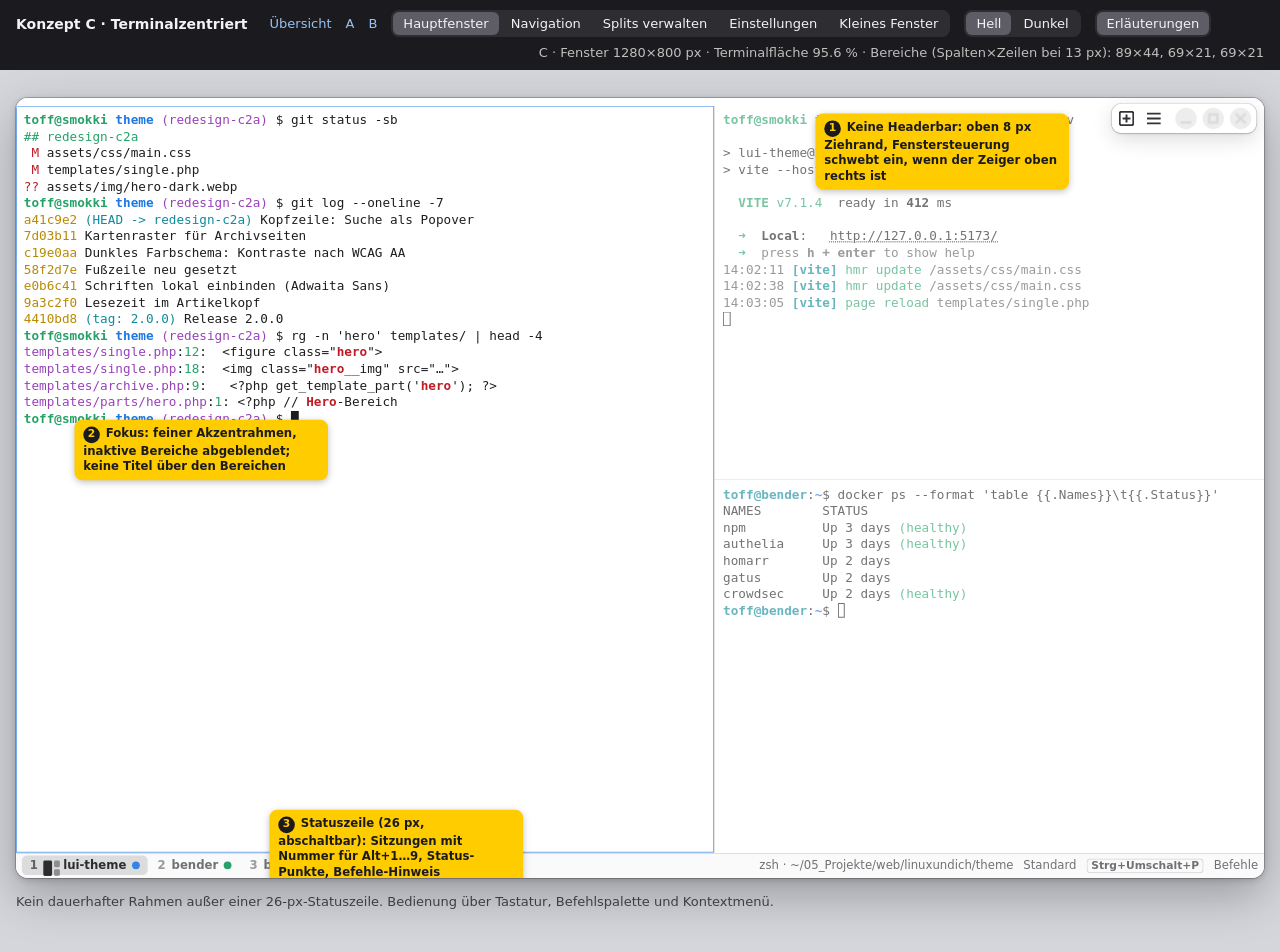
<file: mockups/concept-c.html>
<!doctype html>
<html lang="de">
<head>
<meta charset="utf-8">
<meta name="viewport" content="width=device-width, initial-scale=1">
<title>Konzept C – Terminalzentriert</title>
<link rel="stylesheet" href="shared/base.css">
<link rel="stylesheet" href="shared/icons.css">
<style>
  .window { background: var(--term-bg); }
  /* No header bar: thin drag edge + floating window controls */
  .topedge { height: 8px; flex: none; background: var(--term-bg); }
  .floatctl { position: absolute; top: 6px; right: 8px; z-index: 6; display: flex; gap: 4px; align-items: center; padding: 3px; border-radius: 10px; background: color-mix(in srgb, var(--headerbar-bg) 92%, transparent); box-shadow: 0 0 0 1px var(--border), var(--shadow); }
  .floatctl .wincontrols { padding: 0 2px 0 6px; gap: 6px; }
  .floatctl .wincontrols span { width: 22px; height: 22px; }
  .pane.focused::after { content: ""; position: absolute; inset: 0; box-shadow: inset 0 0 0 1px color-mix(in srgb, var(--accent-bg) 70%, transparent); pointer-events: none; }
  .exited { flex: none; display: flex; align-items: center; gap: 10px; padding: 5px 10px; font-size: 12px; background: color-mix(in srgb, var(--destructive) 13%, var(--term-bg)); color: var(--window-fg); }
  .exited .kbd { color: var(--window-fg); }
  /* Status line at the bottom */
  .statusline { height: 26px; flex: none; display: flex; align-items: center; gap: 2px; padding: 0 6px; font-size: 12px; background: var(--window-bg); box-shadow: inset 0 1px var(--border); color: var(--dim); }
  .chip { display: inline-flex; align-items: center; gap: 6px; height: 20px; padding: 0 8px; border-radius: 5px; font-weight: 600; white-space: nowrap; }
  .chip .n { font-variant-numeric: tabular-nums; opacity: .7; }
  .chip.on { background: var(--active); color: var(--window-fg); }
  .chip .glyph { width: 14px; height: 11px; }
  .statusline .right { margin-left: auto; display: flex; align-items: center; gap: 10px; }
  /* Command palette */
  .scrim { position: absolute; inset: 0; z-index: 20; background: rgb(0 0 6 / 18%); }
  .palette { position: absolute; z-index: 21; left: 50%; top: 90px; transform: translateX(-50%); width: 600px; background: var(--popover-bg); border-radius: 14px; box-shadow: 0 0 0 1px var(--border), var(--shadow); overflow: hidden; }
  .palette .q { height: 50px; display: flex; align-items: center; gap: 10px; padding: 0 16px; font-size: 16px; box-shadow: inset 0 -1px var(--border); }
  .palette .q .typed { color: var(--window-fg); }
  .palette .q .caret { width: 1.5px; height: 20px; background: var(--accent-bg); margin-left: -8px; }
  .palette .grp { font-size: 12px; font-weight: 700; color: var(--dim); padding: 10px 16px 4px; }
  .palette .it { display: flex; align-items: center; gap: 12px; height: 38px; padding: 0 16px; font-size: 14px; }
  .palette .it.sel { background: color-mix(in srgb, var(--accent-bg) 16%, transparent); }
  .palette .it .sub { color: var(--dim); font-size: 12px; }
  .palette .it .kbd { margin-left: auto; }
  .palette .foot span { white-space: nowrap; }
  .palette .foot { display: flex; gap: 14px; padding: 8px 16px; font-size: 12px; color: var(--dim); box-shadow: inset 0 1px var(--border); }
  mark { background: none; color: var(--accent); font-weight: 700; }
  /* Split mode */
  .modebar { position: absolute; z-index: 8; left: 50%; bottom: 40px; transform: translateX(-50%); display: flex; align-items: center; gap: 14px; padding: 8px 14px; border-radius: 12px; background: var(--popover-bg); box-shadow: 0 0 0 1px var(--border), var(--shadow); font-size: 13px; white-space: nowrap; }
  .modebar .tag { font-weight: 800; color: var(--accent-fg); background: var(--accent-bg); padding: 2px 8px; border-radius: 6px; }
  .pane .num { position: absolute; inset: 0; display: flex; align-items: center; justify-content: center; z-index: 4; pointer-events: none; }
  .pane .num span { width: 64px; height: 64px; border-radius: 16px; display: flex; align-items: center; justify-content: center; font-size: 30px; font-weight: 800; background: color-mix(in srgb, var(--headerbar-bg) 90%, transparent); box-shadow: 0 0 0 1px var(--border), var(--shadow); color: var(--window-fg); }
  .pane.focused .num span { background: var(--accent-bg); color: #fff; }
  .pane.mode::before { content: ""; position: absolute; inset: 0; background: rgb(0 0 6 / 6%); z-index: 3; }
  .arrow { position: absolute; z-index: 5; font-size: 12px; font-weight: 700; color: var(--accent); display: flex; align-items: center; gap: 4px; }
  /* Preferences as side panel with live preview */
  .sidepanel { position: absolute; z-index: 15; top: 0; right: 0; bottom: 0; width: 420px; background: var(--dialog-bg); box-shadow: -1px 0 var(--border), -8px 0 30px rgb(0 0 6 / 14%); display: flex; flex-direction: column; }
  .sidepanel .headerbar { background: transparent; }
  .sidepanel .body { flex: 1; overflow: hidden; padding: 6px 16px; }
  .ttl { font-weight: 700; margin-left: 6px; }
</style>
</head>
<body>
<div class="stage-bar"><h1>Konzept C · Terminalzentriert</h1><a href="index.html">Übersicht</a> <a href="concept-a.html">A</a> <a href="concept-b.html">B</a><span class="meter"></span></div>
<div class="stage"><div class="scaler"></div><div class="caption"></div></div>

<script type="module">
import { TERMS, SESSIONS, el, icon, glyph, renderLayout, stage, hint, sessionState, sessionTerms } from "./shared/content.js";

const S = SESSIONS;

function chrome(pane, id) {
  const t = TERMS[id];
  if (t.state === "err") pane.append(el("div", "exited", `${icon("dialog-warning")}<b>Beendet · Exit ${t.exit}</b><span class="spacer"></span><span class="kbd">Eingabe</span> neu starten <span class="kbd">Strg+Umschalt+W</span> schließen`));
  return pane;
}

function statusline(win, active = "theme", { narrow = false } = {}) {
  const sl = el("div", "statusline");
  S.forEach((s, i) => {
    if (narrow && i > 2) return;
    const st = sessionState(s);
    const c = el("span", "chip" + (s.id === active ? " on" : ""), `<span class="n">${i + 1}</span>${s.name}${st === "run" ? ' <span class="dot run"></span>' : st === "err" ? ' <span class="dot err"></span>' : s.attention ? ' <span class="dot act"></span>' : ""}`);
    if (typeof s.layout !== "string" && s.id === active) c.querySelector(".n").after(glyph(s.layout, s.focus));
    sl.append(c);
  });
  if (narrow) sl.append(el("span", "chip", "+2"));
  sl.append(el("span", "right", narrow ? `<span class="kbd">Strg+Umschalt+P</span>` : `<span>zsh · ~/05_Projekte/web/linuxundich/theme</span><span>Standard</span><span class="kbd">Strg+Umschalt+P</span> Befehle`));
  win.append(sl);
}

function body(win, sid = "theme", { ctl = true } = {}) {
  const s = S.find((x) => x.id === sid);
  win.append(el("div", "topedge"));
  const root = el("div", "splitroot");
  root.append(renderLayout(s.layout, { focus: s.focus, chrome }));
  win.append(root);
  if (ctl) win.append(el("div", "floatctl", `<button class="btn sm">${icon("tab-new")}</button><button class="btn sm">${icon("open-menu")}</button><span class="wincontrols"><span>${icon("window-minimize")}</span><span>${icon("window-maximize")}</span><span>${icon("window-close")}</span></span>`));
  return root;
}

function mainView(win) {
  body(win);
  statusline(win);
  hint(win, 1, "Keine Headerbar: oben 8 px Ziehrand, Fenstersteuerung schwebt ein, wenn der Zeiger oben rechts ist", { right: "200px", top: "16px" });
  hint(win, 2, "Fokus: feiner Akzentrahmen, inaktive Bereiche abgeblendet; keine Titel über den Bereichen", { left: "60px", top: "330px" });
  hint(win, 3, "Statuszeile (26 px, abschaltbar): Sitzungen mit Nummer für Alt+1…9, Status-Punkte, Befehle-Hinweis", { left: "260px", top: "730px" });
}

function navView(win) {
  body(win, "theme", { ctl: false });
  statusline(win);
  win.append(el("div", "scrim"));
  const p = el("div", "palette");
  const items = [
    ["grp", "Sitzungen"],
    ["it sel", `${icon("network-server")}<span><mark>be</mark>nder</span><span class="sub">journalctl -f · neue Ausgabe</span><span class="kbd">Alt+2</span>`],
    ["it", `${icon("folder-projects")}<span>lui-theme › ssh <mark>be</mark>nder</span><span class="sub">Bereich 3 von 3</span><span class="kbd">Alt+1</span>`],
    ["grp", "Aktionen"],
    ["it", `${icon("view-dual")}<span>Rechts teilen mit Profil „Server (<mark>be</mark>nder)“</span><span class="kbd">Strg+Alt+R</span>`],
    ["it", `${icon("tab-new")}<span>Neue Sitzung: Server (<mark>be</mark>nder)</span><span class="kbd">Strg+Umschalt+T</span>`],
    ["grp", "Layouts"],
    ["it", `${icon("view-grid")}<span>Vorlage „Server-Wartung“ öffnen</span><span class="sub">2 Bereiche · ssh <mark>be</mark>nder</span>`],
  ];
  p.innerHTML = `<div class="q">${icon("system-search")}<span class="typed">be</span><span class="caret"></span><span class="spacer"></span><span class="kbd">Esc</span></div>` +
    items.map(([c, h]) => c === "grp" ? `<div class="grp">${h}</div>` : `<div class="${c}">${h}</div>`).join("") +
    `<div class="foot"><span><span class="kbd">↑↓</span> wählen</span><span><span class="kbd">Eingabe</span> öffnen</span><span><span class="kbd">Strg+Eingabe</span> im neuen Bereich</span><span style="margin-left:auto">&gt; nur Befehle · @ nur Sitzungen</span></div>`;
  win.append(p);
  hint(win, 1, "Befehlspalette (Strg+Umschalt+P) findet Sitzungen, Bereiche, Aktionen, Vorlagen und Profile", { left: "880px", top: "100px" });
}

function splitView(win) {
  const root = body(win, "theme", { ctl: false });
  statusline(win);
  const order = ["git", "dev", "bender"];
  root.querySelectorAll(".pane").forEach((p) => {
    p.classList.add("mode");
    p.append(el("div", "num", `<span>${order.indexOf(p.dataset.term) + 1}</span>`));
  });
  win.append(el("div", "modebar", `<span class="tag">LAYOUT</span><span><span class="kbd">←↑↓→</span> Fokus</span><span><span class="kbd">Umschalt+Pfeil</span> Größe</span><span><span class="kbd">R</span>/<span class="kbd">D</span> teilen</span><span><span class="kbd">M</span> tauschen</span><span><span class="kbd">Z</span> zoomen</span><span><span class="kbd">=</span> angleichen</span><span><span class="kbd">X</span> schließen</span><span><span class="kbd">1–9</span> springen</span><span><span class="kbd">Esc</span> fertig</span>`));
  const a = el("div", "arrow", "◀ ▶ 56 % | 44 %");
  a.style.cssText = "left:600px;top:372px;background:var(--popover-bg);padding:2px 6px;border-radius:6px";
  win.append(a);
  hint(win, 1, "Layout-Modus (Strg+Umschalt+L): ein Kürzel, danach Einzeltasten – wie tmux/Zellij, aber mit sichtbarer Hilfe", { left: "60px", top: "60px" });
  hint(win, 2, "Maus geht weiter: Trenner ziehen, Rechtsklick-Menü wie in A", { left: "780px", top: "430px" });
}

function prefsView(win) {
  body(win, "theme", { ctl: false });
  statusline(win);
  const sp = el("div", "sidepanel");
  sp.innerHTML = `
    <div class="headerbar"><span class="ttl">Einstellungen</span><span class="spacer"></span><button class="btn">${icon("document-edit")}</button><button class="btn sm circ">${icon("window-close")}</button></div>
    <div class="body">
      <div class="entry" style="margin-bottom:14px">${icon("system-search")} Einstellung suchen …</div>
      <div class="pref-group"><h4>Profil „Standard“</h4><p>Änderungen wirken sofort auf die Terminals links</p><div class="boxed">
        <div class="row"><div class="lbl">Schrift</div><span class="val">Adwaita Mono</span><span class="spin">13 <button class="btn sm">−</button><button class="btn sm">+</button></span></div>
        <div class="row"><div class="lbl">Zeilenhöhe</div><span class="spin">1,0 <button class="btn sm">−</button><button class="btn sm">+</button></span></div>
        <div class="row"><div class="lbl">Cursor</div><span class="dropdown">Block ${icon("pan-down")}</span></div>
      </div></div>
      <div class="pref-group"><h4>Farbschema</h4><div class="schemes">
        <div class="scheme on" style="background:#fff;color:#1e1e22"><span style="color:#26a269">$</span> ls<br><span style="color:#1e78e4">src</span> <span style="color:#c01c28">x</span><div class="nm">Adwaita</div></div>
        <div class="scheme" style="background:#1d1d20;color:#e4e3e6"><span style="color:#57e389">$</span> ls<br><span style="color:#62a0ea">src</span> <span style="color:#ff7b72">x</span><div class="nm">Adwaita Dunkel</div></div>
        <div class="scheme" style="background:#fdf6e3;color:#586e75"><span style="color:#859900">$</span> ls<br><span style="color:#268bd2">src</span> <span style="color:#dc322f">x</span><div class="nm">Solarized</div></div>
        <div class="scheme" style="background:#1e1e2e;color:#cdd6f4"><span style="color:#a6e3a1">$</span> ls<br><span style="color:#89b4fa">src</span> <span style="color:#f38ba8">x</span><div class="nm">Catppuccin</div></div>
      </div></div>
      <div class="pref-group"><h4>Oberfläche</h4><div class="boxed">
        <div class="row"><div class="lbl">Statuszeile</div><span class="dropdown">Immer ${icon("pan-down")}</span></div>
        <div class="row"><div class="lbl">Fenstersteuerung</div><span class="dropdown">Beim Überfahren ${icon("pan-down")}</span></div>
        <div class="row"><div class="lbl">Inaktive Bereiche abblenden</div><span class="switch on"></span></div>
      </div></div>
    </div>`;
  win.append(sp);
  hint(win, 1, "Einstellungen als Seitenpanel: Terminal bleibt sichtbar und zeigt Änderungen live", { left: "560px", top: "40px" });
  hint(win, 2, "Stift-Knopf öffnet die Konfigurationsdatei (TOML) – für Dotfile-Nutzer", { right: "40px", top: "52px" });
}

function smallView(win) {
  body(win);
  statusline(win, "theme", { narrow: true });
  hint(win, 1, "Bei kleinen Fenstern bleibt fast alles Terminal; Statuszeile kürzt auf Nummern + Zähler", { left: "60px", top: "460px" });
}

stage({
  concept: "C",
  views: [
    { id: "main", label: "Hauptfenster", render: mainView, caption: "Kein dauerhafter Rahmen außer einer 26-px-Statuszeile. Bedienung über Tastatur, Befehlspalette und Kontextmenü." },
    { id: "nav", label: "Navigation", render: navView, caption: "Befehlspalette als zentrale Navigation: tippen, wählen, fertig." },
    { id: "split", label: "Splits verwalten", render: splitView, caption: "Modaler Layout-Modus mit nummerierten Bereichen und eingeblendeter Tastenhilfe." },
    { id: "prefs", label: "Einstellungen", render: prefsView, caption: "Einstellungen als Seitenpanel neben dem echten Terminal (Live-Vorschau), plus Konfigurationsdatei." },
    { id: "small", label: "Kleines Fenster", render: smallView, small: true, caption: "Gleicher Inhalt bei 720×540 px." },
  ],
});
</script>
</body>
</html>
</file>
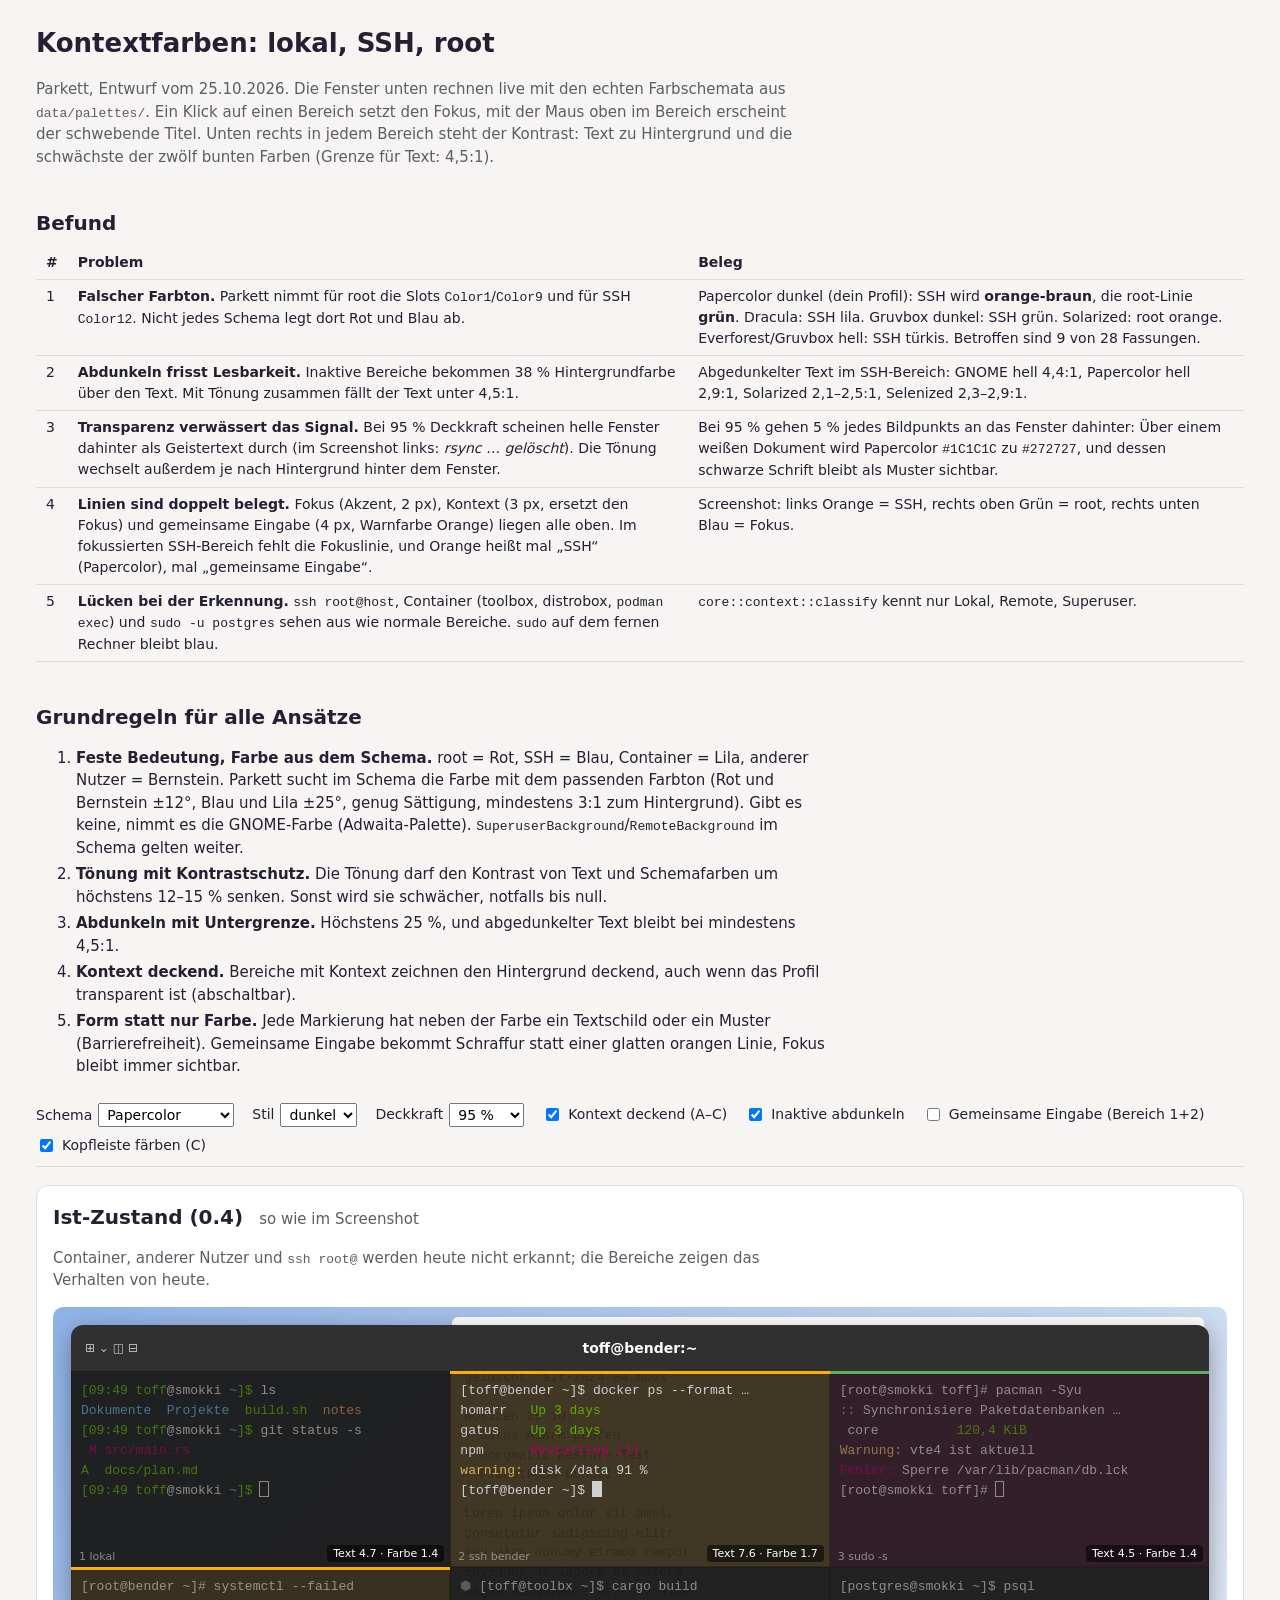
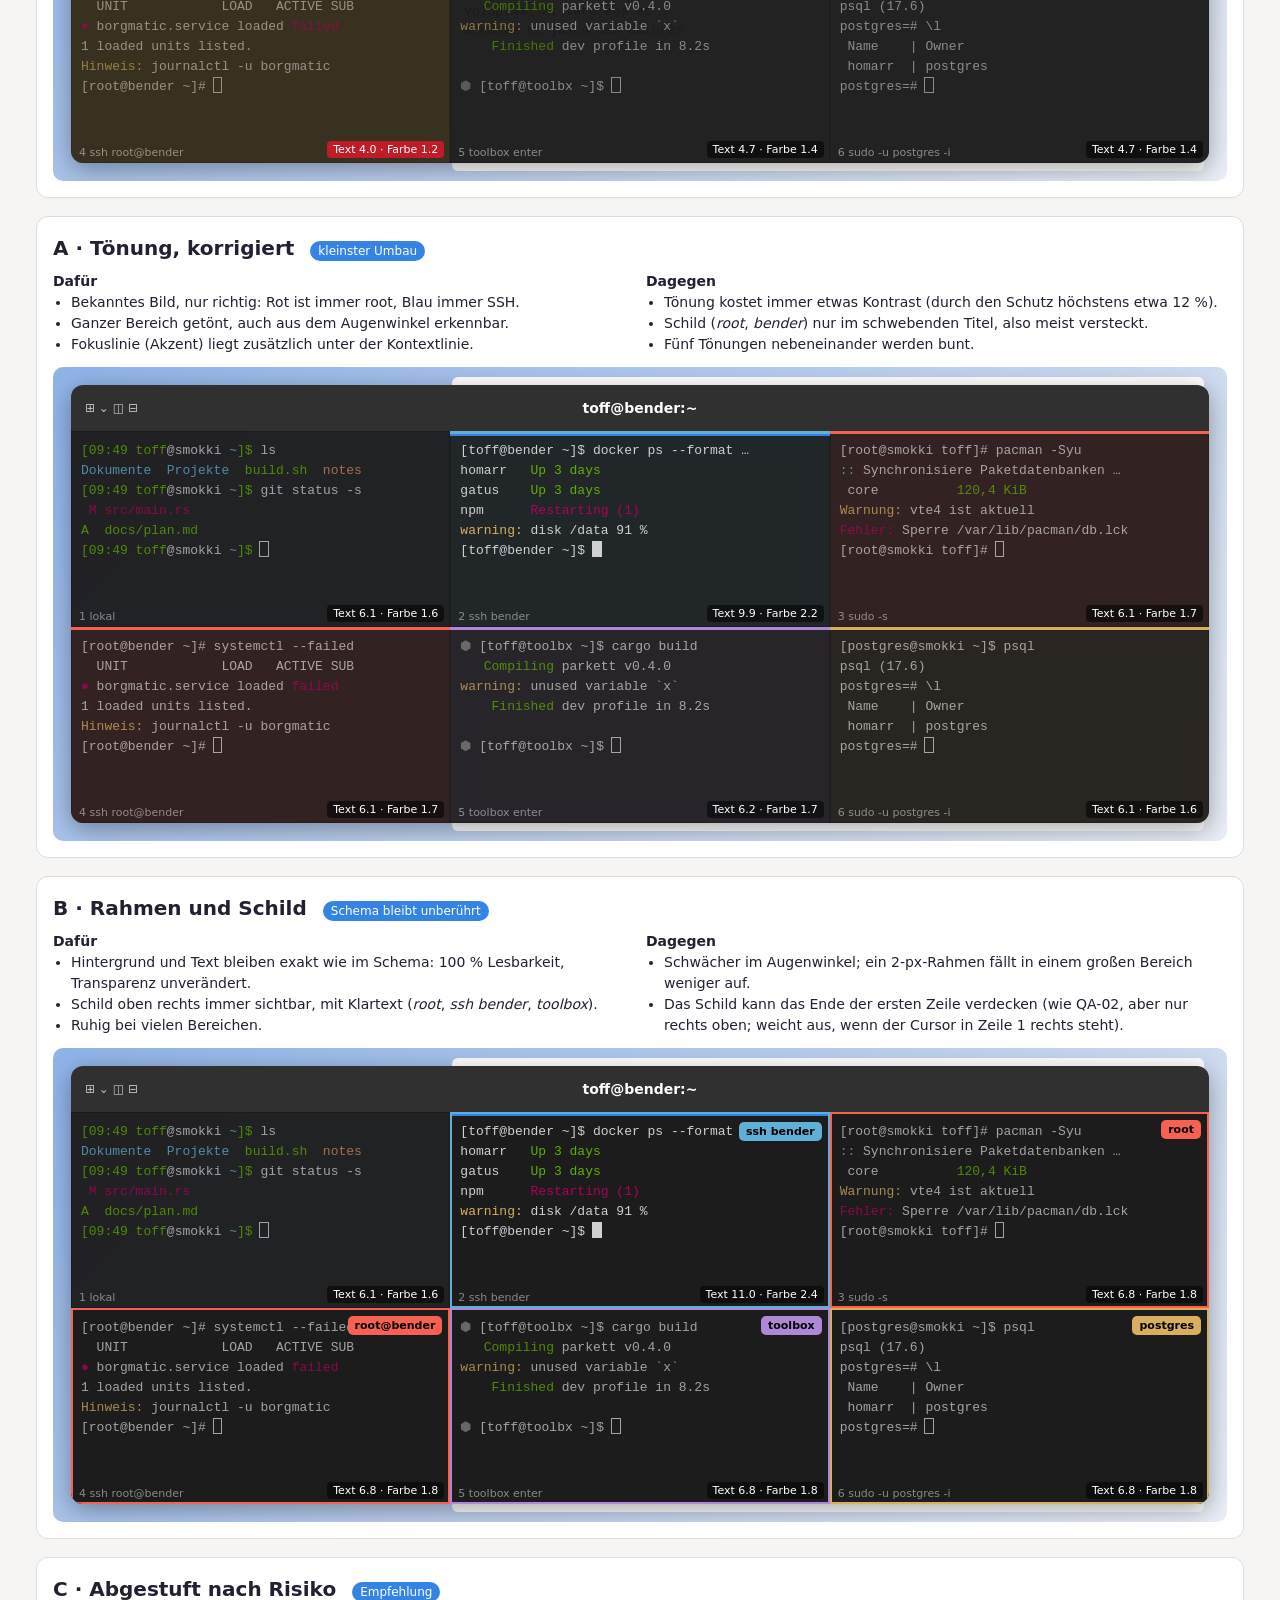
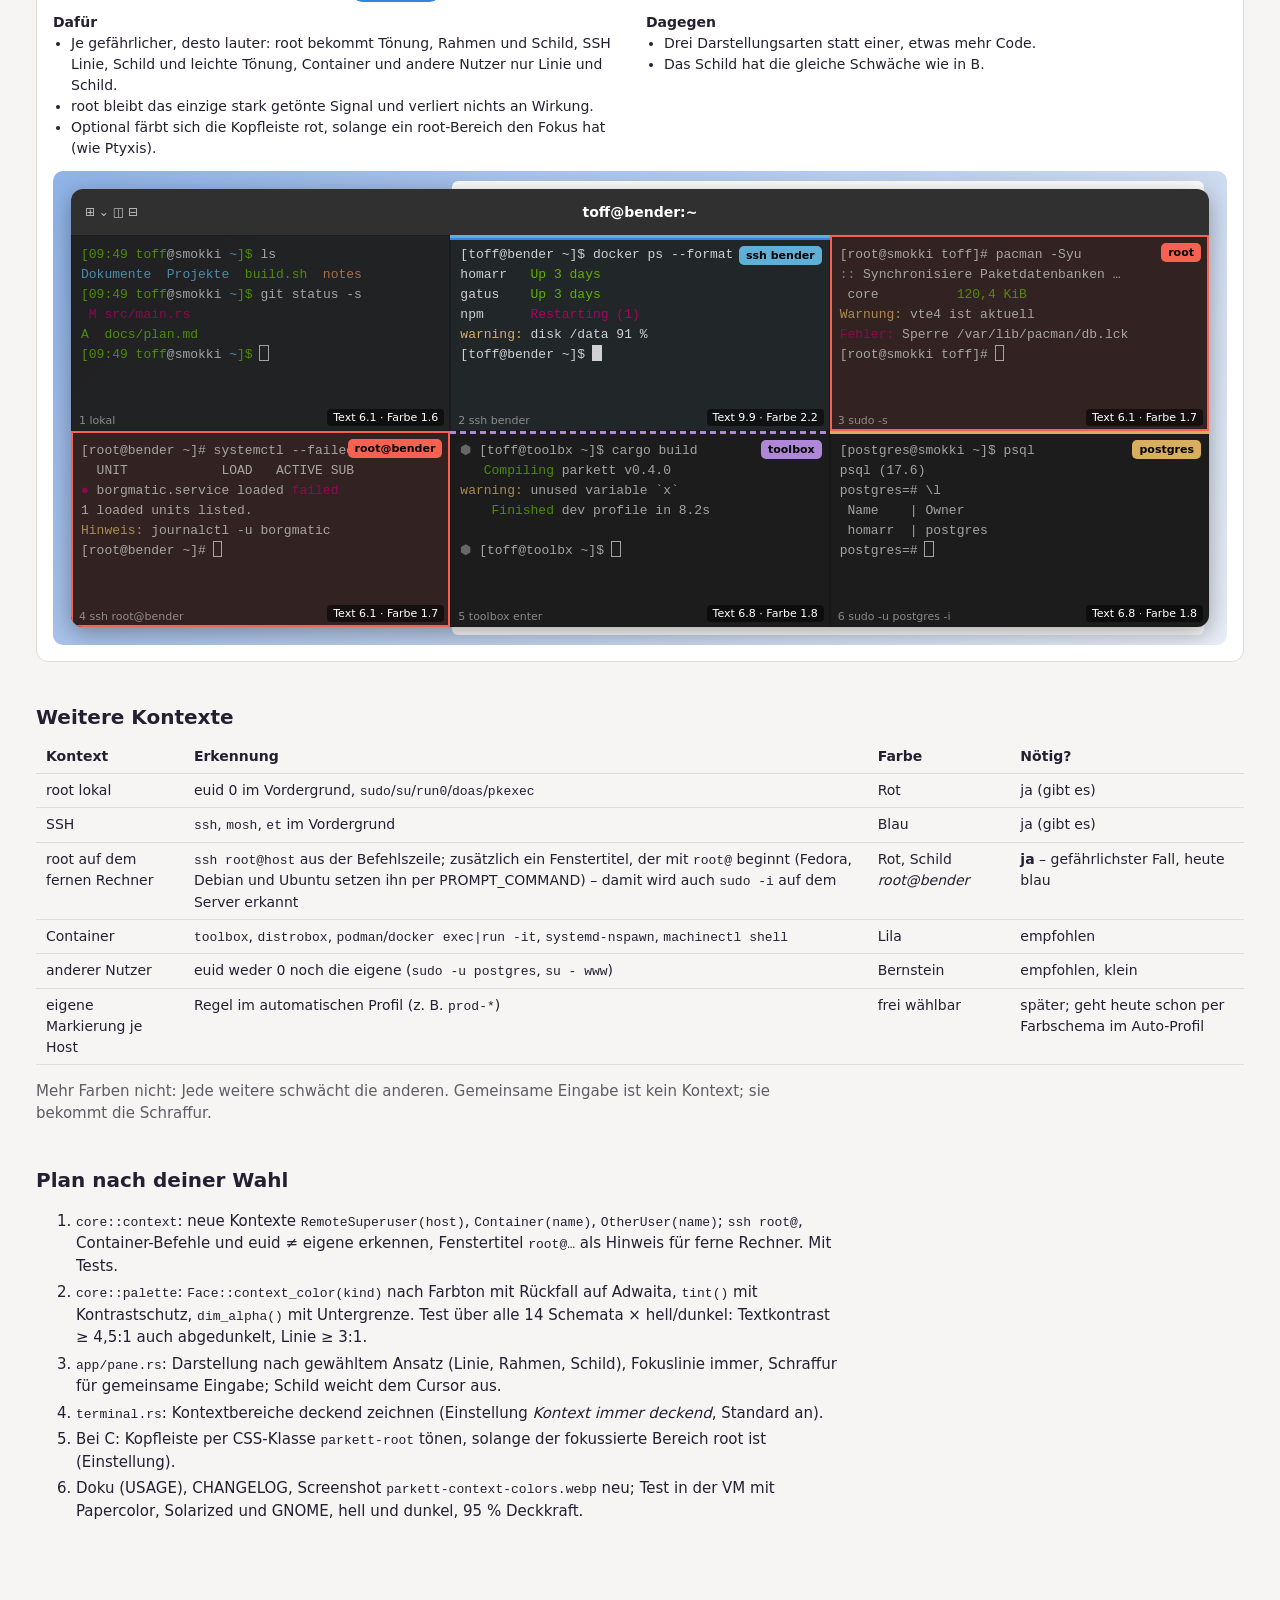
<file: mockups/context-colors.html>
<!doctype html>
<html lang="de">
<head>
<meta charset="utf-8">
<meta name="viewport" content="width=device-width, initial-scale=1">
<title>Parkett Kontextfarben</title>
<style>
:root {
  --page-bg: #f6f5f4; --page-fg: #241f31; --muted: #5e5c64; --card: #ffffff; --line: #deddda;
  --accent: #3584e4; --warn: #e5a50a; --bad: #c01c28; --good: #26a269;
}
@media (prefers-color-scheme: dark) {
  :root:not([data-theme="light"]) {
    --page-bg: #1e1e1e; --page-fg: #f6f5f4; --muted: #a8a6ad; --card: #2a2a2a; --line: #3d3d3d;
    --bad: #f66151; --good: #57e389;
  }
}
* { box-sizing: border-box; }
body { margin: 0; background: var(--page-bg); color: var(--page-fg);
  font: 15px/1.5 "Cantarell", "Inter", system-ui, sans-serif; }
main { max-width: 1240px; margin: 0 auto; padding: 24px 16px 80px; }
h1 { font-size: 26px; margin: 0 0 4px; }
h2 { font-size: 20px; margin: 40px 0 8px; }
h3 { font-size: 16px; margin: 20px 0 6px; }
p, li { max-width: 80ch; }
.muted { color: var(--muted); }
table { border-collapse: collapse; margin: 8px 0; font-size: 14px; }
th, td { border-bottom: 1px solid var(--line); padding: 6px 10px; text-align: left; vertical-align: top; }
th { font-weight: 600; }
code { font-family: "Source Code Pro", ui-monospace, monospace; font-size: 13px; }
.bad { color: var(--bad); font-weight: 600; }
.good { color: var(--good); font-weight: 600; }
.controls { position: sticky; top: 0; z-index: 10; background: var(--page-bg); border-bottom: 1px solid var(--line);
  padding: 10px 0; display: flex; flex-wrap: wrap; gap: 8px 18px; align-items: center; font-size: 14px; }
.controls label { display: inline-flex; gap: 6px; align-items: center; white-space: nowrap; }
.controls select { font: inherit; padding: 2px 4px; }
.approach { background: var(--card); border: 1px solid var(--line); border-radius: 12px; padding: 16px; margin: 18px 0; }
.approach header { display: flex; flex-wrap: wrap; gap: 4px 16px; align-items: baseline; }
.approach header h2 { margin: 0; }
.tag { font-size: 12px; padding: 1px 8px; border-radius: 99px; background: var(--accent); color: #fff; }
.proscons { display: grid; grid-template-columns: 1fr 1fr; gap: 12px; font-size: 14px; margin: 8px 0 12px; }
.proscons ul { margin: 0; padding-left: 18px; }
@media (max-width: 760px) { .proscons { grid-template-columns: 1fr; } }

/* Schreibtisch hinter dem Fenster: zeigt, was bei Transparenz durchscheint */
.desk { position: relative; border-radius: 10px; overflow: hidden; padding: 18px;
  background: linear-gradient(135deg, #8fb3e8, #c3d4ee 60%, #e9eef7); }
.desk .doc { position: absolute; left: 34%; top: 10px; width: 64%; bottom: 10px; background: #fff; color: #111;
  font: 13px/1.5 ui-monospace, monospace; padding: 12px; overflow: hidden; white-space: pre; border-radius: 6px; }
.win { position: relative; border-radius: 12px; overflow: hidden; box-shadow: 0 6px 24px rgba(0,0,0,.35); }
.hb { height: 46px; display: flex; align-items: center; justify-content: center; font: 600 14px system-ui, sans-serif;
  position: relative; transition: background .2s; }
.hb .sub { position: absolute; left: 14px; font-weight: 400; font-size: 12px; opacity: .7; }
.grid { display: grid; grid-template-columns: repeat(3, minmax(0, 1fr)); }
.pane + .pane, .pane { box-shadow: inset 0 0 0 .5px rgba(0,0,0,.45); }
@media (max-width: 900px) { .grid { grid-template-columns: repeat(2, minmax(0, 1fr)); } }
@media (max-width: 560px) { .grid { grid-template-columns: 1fr; } }
.pane { position: relative; height: 196px; padding: 10px 10px 26px; cursor: pointer; overflow: hidden;
  font: 13px/1.55 "Source Code Pro", ui-monospace, monospace; white-space: pre; }
.pane .ov { position: absolute; inset: 0; pointer-events: none; }
.pane .tline { position: absolute; left: 0; right: 0; top: 0; pointer-events: none; }
.pane .chip { position: absolute; top: 7px; right: 8px; font: 700 11px/1 system-ui, sans-serif; padding: 4px 7px;
  border-radius: 5px; pointer-events: none; }
.pane .pill { position: absolute; top: 6px; left: 50%; transform: translateX(-50%); font: 12px/1 system-ui, sans-serif;
  padding: 5px 9px; border-radius: 99px; display: none; pointer-events: none; white-space: nowrap; }
.pane:hover .pill { display: block; }
.pane .pill b { padding: 1px 5px; border-radius: 3px; margin-right: 6px; }
.pane .meter { position: absolute; right: 6px; bottom: 5px; font: 11px/1 system-ui, sans-serif; padding: 3px 6px;
  border-radius: 4px; background: rgba(0,0,0,.55); color: #fff; }
.pane .meter.low { background: #c01c28; }
.pane .name { position: absolute; left: 8px; bottom: 5px; font: 11px/1 system-ui, sans-serif; opacity: .6; }
.cur { display: inline-block; width: .6em; height: 1.1em; vertical-align: -2px; }
.legend { font-size: 13px; margin-top: 8px; }
.plan li { margin: 4px 0; }
</style>
</head>
<body>
<main>
<h1>Kontextfarben: lokal, SSH, root</h1>
<p class="muted">Parkett, Entwurf vom 25.10.2026. Die Fenster unten rechnen live mit den echten Farbschemata aus
<code>data/palettes/</code>. Ein Klick auf einen Bereich setzt den Fokus, mit der Maus oben im Bereich erscheint der
schwebende Titel. Unten rechts in jedem Bereich steht der Kontrast: Text zu Hintergrund und die schwächste der zwölf
bunten Farben (Grenze für Text: 4,5:1).</p>

<h2>Befund</h2>
<table>
<tr><th>#</th><th>Problem</th><th>Beleg</th></tr>
<tr><td>1</td><td><b>Falscher Farbton.</b> Parkett nimmt für root die Slots <code>Color1</code>/<code>Color9</code> und für SSH
<code>Color12</code>. Nicht jedes Schema legt dort Rot und Blau ab.</td>
<td>Papercolor dunkel (dein Profil): SSH wird <b>orange-braun</b>, die root-Linie <b>grün</b>. Dracula: SSH lila. Gruvbox
dunkel: SSH grün. Solarized: root orange. Everforest/Gruvbox hell: SSH türkis. Betroffen sind 9 von 28 Fassungen.</td></tr>
<tr><td>2</td><td><b>Abdunkeln frisst Lesbarkeit.</b> Inaktive Bereiche bekommen 38 % Hintergrundfarbe über den Text. Mit
Tönung zusammen fällt der Text unter 4,5:1.</td>
<td>Abgedunkelter Text im SSH-Bereich: GNOME hell 4,4:1, Papercolor hell 2,9:1, Solarized 2,1–2,5:1, Selenized 2,3–2,9:1.</td></tr>
<tr><td>3</td><td><b>Transparenz verwässert das Signal.</b> Bei 95 % Deckkraft scheinen helle Fenster dahinter als
Geistertext durch (im Screenshot links: <i>rsync … gelöscht</i>). Die Tönung wechselt außerdem je nach Hintergrund
hinter dem Fenster.</td><td>Bei 95 % gehen 5 % jedes Bildpunkts an das Fenster dahinter: Über einem weißen Dokument wird
Papercolor <code>#1C1C1C</code> zu <code>#272727</code>, und dessen schwarze Schrift bleibt als Muster sichtbar.</td></tr>
<tr><td>4</td><td><b>Linien sind doppelt belegt.</b> Fokus (Akzent, 2 px), Kontext (3 px, ersetzt den Fokus) und
gemeinsame Eingabe (4 px, Warnfarbe Orange) liegen alle oben. Im fokussierten SSH-Bereich fehlt die Fokuslinie,
und Orange heißt mal „SSH“ (Papercolor), mal „gemeinsame Eingabe“.</td><td>Screenshot: links Orange = SSH, rechts oben Grün =
root, rechts unten Blau = Fokus.</td></tr>
<tr><td>5</td><td><b>Lücken bei der Erkennung.</b> <code>ssh root@host</code>, Container (toolbox, distrobox,
<code>podman exec</code>) und <code>sudo -u postgres</code> sehen aus wie normale Bereiche. <code>sudo</code> auf dem fernen
Rechner bleibt blau.</td><td><code>core::context::classify</code> kennt nur Lokal, Remote, Superuser.</td></tr>
</table>

<h2>Grundregeln für alle Ansätze</h2>
<ol class="plan">
<li><b>Feste Bedeutung, Farbe aus dem Schema.</b> root = Rot, SSH = Blau, Container = Lila, anderer Nutzer = Bernstein.
Parkett sucht im Schema die Farbe mit dem passenden Farbton (Rot und Bernstein ±12°, Blau und Lila ±25°, genug Sättigung, mindestens 3:1 zum Hintergrund).
Gibt es keine, nimmt es die GNOME-Farbe (Adwaita-Palette). <code>SuperuserBackground</code>/<code>RemoteBackground</code>
im Schema gelten weiter.</li>
<li><b>Tönung mit Kontrastschutz.</b> Die Tönung darf den Kontrast von Text und Schemafarben um höchstens 12–15 % senken.
Sonst wird sie schwächer, notfalls bis null.</li>
<li><b>Abdunkeln mit Untergrenze.</b> Höchstens 25 %, und abgedunkelter Text bleibt bei mindestens 4,5:1.</li>
<li><b>Kontext deckend.</b> Bereiche mit Kontext zeichnen den Hintergrund deckend, auch wenn das Profil transparent ist
(abschaltbar).</li>
<li><b>Form statt nur Farbe.</b> Jede Markierung hat neben der Farbe ein Textschild oder ein Muster (Barrierefreiheit).
Gemeinsame Eingabe bekommt Schraffur statt einer glatten orangen Linie, Fokus bleibt immer sichtbar.</li>
</ol>

<div class="controls" id="controls">
  <label>Schema <select id="pal"></select></label>
  <label>Stil <select id="style"><option value="dark">dunkel</option><option value="light">hell</option></select></label>
  <label>Deckkraft <select id="op"><option value="1">100 %</option><option value="0.95" selected>95 %</option><option value="0.85">85 %</option></select></label>
  <label><input type="checkbox" id="opaque" checked> Kontext deckend (A–C)</label>
  <label><input type="checkbox" id="dim" checked> Inaktive abdunkeln</label>
  <label><input type="checkbox" id="sync"> Gemeinsame Eingabe (Bereich 1+2)</label>
  <label><input type="checkbox" id="hb" checked> Kopfleiste färben (C)</label>
</div>

<section class="approach" id="sec-ist">
  <header><h2>Ist-Zustand (0.4)</h2><span class="muted">so wie im Screenshot</span></header>
  <p class="muted">Container, anderer Nutzer und <code>ssh root@</code> werden heute nicht erkannt; die Bereiche zeigen das
  Verhalten von heute.</p>
  <div class="desk"><div class="doc"></div><div class="win" data-approach="ist"></div></div>
</section>

<section class="approach" id="sec-a">
  <header><h2>A · Tönung, korrigiert</h2><span class="tag">kleinster Umbau</span></header>
  <div class="proscons">
    <div><b>Dafür</b><ul><li>Bekanntes Bild, nur richtig: Rot ist immer root, Blau immer SSH.</li>
      <li>Ganzer Bereich getönt, auch aus dem Augenwinkel erkennbar.</li>
      <li>Fokuslinie (Akzent) liegt zusätzlich unter der Kontextlinie.</li></ul></div>
    <div><b>Dagegen</b><ul><li>Tönung kostet immer etwas Kontrast (durch den Schutz höchstens etwa 12 %).</li>
      <li>Schild (<i>root</i>, <i>bender</i>) nur im schwebenden Titel, also meist versteckt.</li>
      <li>Fünf Tönungen nebeneinander werden bunt.</li></ul></div>
  </div>
  <div class="desk"><div class="doc"></div><div class="win" data-approach="a"></div></div>
</section>

<section class="approach" id="sec-b">
  <header><h2>B · Rahmen und Schild</h2><span class="tag">Schema bleibt unberührt</span></header>
  <div class="proscons">
    <div><b>Dafür</b><ul><li>Hintergrund und Text bleiben exakt wie im Schema: 100 % Lesbarkeit, Transparenz unverändert.</li>
      <li>Schild oben rechts immer sichtbar, mit Klartext (<i>root</i>, <i>ssh bender</i>, <i>toolbox</i>).</li>
      <li>Ruhig bei vielen Bereichen.</li></ul></div>
    <div><b>Dagegen</b><ul><li>Schwächer im Augenwinkel; ein 2-px-Rahmen fällt in einem großen Bereich weniger auf.</li>
      <li>Das Schild kann das Ende der ersten Zeile verdecken (wie QA-02, aber nur rechts oben; weicht aus, wenn
      der Cursor in Zeile 1 rechts steht).</li></ul></div>
  </div>
  <div class="desk"><div class="doc"></div><div class="win" data-approach="b"></div></div>
</section>

<section class="approach" id="sec-c">
  <header><h2>C · Abgestuft nach Risiko</h2><span class="tag">Empfehlung</span></header>
  <div class="proscons">
    <div><b>Dafür</b><ul><li>Je gefährlicher, desto lauter: root bekommt Tönung, Rahmen und Schild, SSH Linie, Schild und
      leichte Tönung, Container und andere Nutzer nur Linie und Schild.</li>
      <li>root bleibt das einzige stark getönte Signal und verliert nichts an Wirkung.</li>
      <li>Optional färbt sich die Kopfleiste rot, solange ein root-Bereich den Fokus hat (wie Ptyxis).</li></ul></div>
    <div><b>Dagegen</b><ul><li>Drei Darstellungsarten statt einer, etwas mehr Code.</li>
      <li>Das Schild hat die gleiche Schwäche wie in B.</li></ul></div>
  </div>
  <div class="desk"><div class="doc"></div><div class="win" data-approach="c"></div></div>
</section>

<h2>Weitere Kontexte</h2>
<table>
<tr><th>Kontext</th><th>Erkennung</th><th>Farbe</th><th>Nötig?</th></tr>
<tr><td>root lokal</td><td>euid 0 im Vordergrund, <code>sudo</code>/<code>su</code>/<code>run0</code>/<code>doas</code>/<code>pkexec</code></td><td>Rot</td><td>ja (gibt es)</td></tr>
<tr><td>SSH</td><td><code>ssh</code>, <code>mosh</code>, <code>et</code> im Vordergrund</td><td>Blau</td><td>ja (gibt es)</td></tr>
<tr><td>root auf dem fernen Rechner</td><td><code>ssh root@host</code> aus der Befehlszeile; zusätzlich ein Fenstertitel, der mit
<code>root@</code> beginnt (Fedora, Debian und Ubuntu setzen ihn per PROMPT_COMMAND) – damit wird auch <code>sudo -i</code>
auf dem Server erkannt</td><td>Rot, Schild <i>root@bender</i></td><td><b>ja</b> – gefährlichster Fall, heute blau</td></tr>
<tr><td>Container</td><td><code>toolbox</code>, <code>distrobox</code>, <code>podman</code>/<code>docker exec|run -it</code>,
<code>systemd-nspawn</code>, <code>machinectl shell</code></td><td>Lila</td><td>empfohlen</td></tr>
<tr><td>anderer Nutzer</td><td>euid weder 0 noch die eigene (<code>sudo -u postgres</code>, <code>su - www</code>)</td><td>Bernstein</td><td>empfohlen, klein</td></tr>
<tr><td>eigene Markierung je Host</td><td>Regel im automatischen Profil (z. B. <code>prod-*</code>)</td><td>frei wählbar</td><td>später; geht heute schon per Farbschema im Auto-Profil</td></tr>
</table>
<p class="muted">Mehr Farben nicht: Jede weitere schwächt die anderen. Gemeinsame Eingabe ist kein Kontext; sie bekommt
die Schraffur.</p>

<h2>Plan nach deiner Wahl</h2>
<ol class="plan">
<li><code>core::context</code>: neue Kontexte <code>RemoteSuperuser(host)</code>, <code>Container(name)</code>,
<code>OtherUser(name)</code>; <code>ssh root@</code>, Container-Befehle und euid ≠ eigene erkennen, Fenstertitel
<code>root@…</code> als Hinweis für ferne Rechner. Mit Tests.</li>
<li><code>core::palette</code>: <code>Face::context_color(kind)</code> nach Farbton mit Rückfall auf Adwaita,
<code>tint()</code> mit Kontrastschutz, <code>dim_alpha()</code> mit Untergrenze. Test über alle 14 Schemata × hell/dunkel:
Textkontrast ≥ 4,5:1 auch abgedunkelt, Linie ≥ 3:1.</li>
<li><code>app/pane.rs</code>: Darstellung nach gewähltem Ansatz (Linie, Rahmen, Schild), Fokuslinie immer,
Schraffur für gemeinsame Eingabe; Schild weicht dem Cursor aus.</li>
<li><code>terminal.rs</code>: Kontextbereiche deckend zeichnen (Einstellung <i>Kontext immer deckend</i>, Standard an).</li>
<li>Bei C: Kopfleiste per CSS-Klasse <code>parkett-root</code> tönen, solange der fokussierte Bereich root ist (Einstellung).</li>
<li>Doku (USAGE), CHANGELOG, Screenshot <code>parkett-context-colors.webp</code> neu; Test in der VM mit Papercolor,
Solarized und GNOME, hell und dunkel, 95 % Deckkraft.</li>
</ol>
</main>

<script>
const P = {"catppuccin":{"name":"Catppuccin","light":{"bg":"#EFF1F5","fg":"#4C4F69","c":["#5C5F77","#D20F39","#40A02B","#DF8E1D","#1E66F5","#EA76CB","#179299","#ACB0BE","#6C6F85","#D20F39","#40A02B","#DF8E1D","#1E66F5","#EA76CB","#179299","#BCC0CC"]},"dark":{"bg":"#1E1E2E","fg":"#CDD6F4","c":["#45475A","#F38BA8","#A6E3A1","#F9E2AF","#89B4FA","#F5C2E7","#94E2D5","#BAC2DE","#585B70","#F38BA8","#A6E3A1","#F9E2AF","#89B4FA","#F5C2E7","#94E2D5","#A6ADC8"]}},"dracula":{"name":"Dracula","light":{"bg":"#ffffff","fg":"#282a36","c":["#f1f2ff","#b60021","#006800","#515f00","#6946a3","#a41d74","#006274","#f8f8f2","#8393c7","#ac202f","#006803","#585e06","#6c4993","#962f7c","#006465","#595959"]},"dark":{"bg":"#282a36","fg":"#f8f8f2","c":["#21222c","#ff5555","#50fa7b","#f1fa8c","#bd93f9","#ff79c6","#8be9fd","#f8f8f2","#6272a4","#ff6e6e","#69ff94","#ffffa5","#d6acff","#ff92df","#a4ffff","#ffffff"]}},"everforest":{"name":"Everforest","light":{"bg":"#FDF6E3","fg":"#5C6A72","c":["#5C6A72","#F85552","#8DA101","#DFA000","#3A94C5","#DF69BA","#35A77C","#DFDDC8","#4B565C","#E67E80","#A7C080","#DBBC7F","#7FBBB3","#D699B6","#83C092","#D3C6AA"]},"dark":{"bg":"#2D353B","fg":"#D3C6AA","c":["#4B565C","#E67E80","#A7C080","#DBBC7F","#7FBBB3","#D699B6","#83C092","#D3C6AA","#5C6A72","#F85552","#8DA101","#DFA000","#3A94C5","#DF69BA","#35A77C","#DFDDC8"]}},"github":{"name":"GitHub","light":{"bg":"#F4F4F4","fg":"#3E3E3E","c":["#3E3E3E","#970B16","#07962A","#F8EEC7","#003E8A","#E94691","#89D1EC","#FFFFFF","#666666","#DE0000","#87D5A2","#F1D007","#2E6CBA","#FFA29F","#1CFAFE","#FFFFFF"]},"dark":{"bg":"#101216","fg":"#8B949E","c":["#000000","#F78166","#56D364","#E3B341","#6CA4F8","#DB61A2","#2B7489","#FFFFFF","#4D4D4D","#F78166","#56D364","#E3B341","#6CA4F8","#DB61A2","#2B7489","#FFFFFF"]}},"gnome-high-contrast":{"name":"Hoher Kontrast","light":{"bg":"#ffffff","fg":"#000000","c":["#1e1e1e","#af1924","#186441","#735236","#12488b","#823995","#19616b","#cfcfcf","#5d5d5d","#c74f42","#21864e","#977008","#2876d5","#a955b3","#218190","#ffffff"]},"dark":{"bg":"#000000","fg":"#cfcfcf","c":["#1e1e1e","#cb454f","#26a269","#a2734c","#5078a9","#a850bd","#2aa1b3","#cfcfcf","#5d5d5d","#f6695a","#33d17a","#e9ad0c","#5998e5","#c977d2","#33c7de","#ffffff"]}},"gnome":{"name":"GNOME","light":{"bg":"#ffffff","fg":"#1d1d20","c":["#1d1d20","#c01c28","#26a269","#a2734c","#12488b","#a347ba","#2aa1b3","#cfcfcf","#5d5d5d","#f66151","#33d17a","#e9ad0c","#2a7bde","#c061cb","#33c7de","#ffffff"]},"dark":{"bg":"#1c1c1f","fg":"#ffffff","c":["#241f31","#c01c28","#2ec27e","#f5c211","#1e78e4","#9841bb","#0ab9dc","#c0bfbc","#5e5c64","#ed333b","#57e389","#f8e45c","#51a1ff","#c061cb","#4fd2fd","#f6f5f4"]}},"gruvbox":{"name":"Gruvbox","light":{"bg":"#FBF1C7","fg":"#3C3836","c":["#FBF1C7","#CC241D","#98971A","#D79921","#458588","#B16286","#689D6A","#7C6F64","#928374","#9D0006","#79740E","#B57614","#076678","#8F3F71","#427B58","#3C3836"]},"dark":{"bg":"#282828","fg":"#EBDBB2","c":["#282828","#CC241D","#98971A","#D79921","#458588","#B16286","#689D6A","#A89984","#928374","#FB4934","#B8BB26","#FABD2F","#83A598","#D3869B","#8EC07C","#EBDBB2"]}},"nord":{"name":"Nord","light":{"bg":"#e5e9f0","fg":"#414858","c":["#3b4251","#bf6069","#a3be8b","#eacb8a","#81a1c1","#b48dac","#88c0d0","#d8dee9","#4c556a","#bf6069","#a3be8b","#eacb8a","#81a1c1","#b48dac","#8fbcbb","#eceff4"]},"dark":{"bg":"#2e3440","fg":"#d8dee9","c":["#3b4252","#bf616a","#a3be8c","#ebcb8b","#81a1c1","#b48ead","#88c0d0","#e5e9f0","#4c566a","#bf616a","#a3be8c","#ebcb8b","#81a1c1","#b48ead","#8fbcbb","#eceff4"]}},"one":{"name":"One","light":{"bg":"#F8F8F8","fg":"#2A2B32","c":["#000000","#DA3E39","#41933E","#855504","#315EEE","#930092","#0E6FAD","#8E8F96","#2A2B32","#DA3E39","#41933E","#855504","#315EEE","#930092","#0E6FAD","#FFFEFE"]},"dark":{"bg":"#1E2127","fg":"#ABB2BF","c":["#000000","#E06C75","#98C379","#D19A66","#61AFEF","#C678DD","#56B6C2","#ABB2BF","#5C6370","#E06C75","#98C379","#D19A66","#61AFEF","#C678DD","#56B6C2","#FFFEFE"]}},"papercolor":{"name":"Papercolor","light":{"bg":"#EEEEEE","fg":"#444444","c":["#EEEEEE","#AF0000","#008700","#5F8700","#0087AF","#878787","#005F87","#444444","#BCBCBC","#D70000","#D70087","#8700AF","#D75F00","#D75F00","#005FAF","#005F87"]},"dark":{"bg":"#1C1C1C","fg":"#D0D0D0","c":["#1C1C1C","#AF005F","#5FAF00","#D7AF5F","#5FAFD7","#808080","#D7875F","#D0D0D0","#585858","#5FAF5F","#AFD700","#AF87D7","#FFAF00","#FF5FAF","#00AFAF","#5F8787"]}},"selenized":{"name":"Selenized","light":{"bg":"#fbf3db","fg":"#53676d","c":["#fbf3db","#d2212d","#489100","#ad8900","#0072d4","#ca4898","#009c8f","#53676d","#ece3cc","#cc1729","#428b00","#a78300","#006dce","#c44392","#00978a","#3a4d53"]},"dark":{"bg":"#103c48","fg":"#adbcbc","c":["#103c48","#fa5750","#75b938","#dbb32d","#4695f7","#f275be","#41c7b9","#adbcbc","#184956","#ff665c","#84c747","#ebc13d","#58a3ff","#ff84cd","#53d6c7","#cad8d9"]}},"solarized":{"name":"Solarized","light":{"bg":"#fdf6e3","fg":"#657b83","c":["#073642","#dc322f","#859900","#b58900","#268bd2","#d33682","#2aa198","#eee8d5","#002b36","#cb4b16","#586e75","#657b83","#839496","#6c71c4","#93a1a1","#fdf6e3"]},"dark":{"bg":"#002b36","fg":"#839496","c":["#073642","#dc322f","#859900","#b58900","#268bd2","#d33682","#2aa198","#eee8d5","#002b36","#cb4b16","#586e75","#657b83","#839496","#6c71c4","#93a1a1","#fdf6e3"]}},"tango":{"name":"Tango","light":{"bg":"#eeeeec","fg":"#2e3436","c":["#2e3436","#cc0000","#4e9a06","#c4a000","#3465a4","#75507b","#06989a","#d3d7cf","#555753","#ef2929","#8ae234","#fce94f","#729fcf","#ad7fa8","#34e2e2","#eeeeec"]},"dark":{"bg":"#2e3436","fg":"#d3d7cf","c":["#2e3436","#cc0000","#4e9a06","#c4a000","#3465a4","#75507b","#06989a","#d3d7cf","#555753","#ef2929","#8ae234","#fce94f","#729fcf","#ad7fa8","#34e2e2","#eeeeec"]}},"vs-code":{"name":"VS Code","light":{"bg":"#F9F9F9","fg":"#020202","c":["#020202","#CD3232","#00BC00","#A5A900","#0752A8","#BC05BC","#0598BC","#343434","#5E5E5E","#CD3333","#1BCE1A","#ADBB5B","#0752A8","#C451CE","#52A8C7","#A6A3A6"]},"dark":{"bg":"#1E1E1E","fg":"#CCCCCC","c":["#6A787A","#E9653B","#39E9A8","#E5B684","#44AAE6","#E17599","#3DD5E7","#C3DDE1","#598489","#E65029","#00FF9A","#E89440","#009AFB","#FF578F","#5FFFFF","#D9FBFF"]}}};
const hx = h => [1, 3, 5].map(i => parseInt(h.slice(i, i + 2), 16));
const toHex = c => '#' + c.map(v => Math.round(Math.max(0, Math.min(255, v))).toString(16).padStart(2, '0')).join('');
const rgba = (c, a) => `rgba(${c.map(Math.round).join(',')},${a})`;
const mix = (b, f, a) => b.map((v, i) => (1 - a) * v + a * f[i]);
const lum = c => { const l = v => { v /= 255; return v <= 0.03928 ? v / 12.92 : ((v + 0.055) / 1.055) ** 2.4; };
  return 0.2126 * l(c[0]) + 0.7152 * l(c[1]) + 0.0722 * l(c[2]); };
const cr = (a, b) => { const x = lum(a), y = lum(b); return (Math.max(x, y) + 0.05) / (Math.min(x, y) + 0.05); };
const hsl = c => { const [r, g, b] = c.map(v => v / 255); const mx = Math.max(r, g, b), mn = Math.min(r, g, b);
  const l = (mx + mn) / 2; if (mx === mn) return [0, 0, l]; const d = mx - mn;
  const s = l > 0.5 ? d / (2 - mx - mn) : d / (mx + mn);
  let h = mx === r ? (g - b) / d + (g < b ? 6 : 0) : mx === g ? (b - r) / d + 2 : (r - g) / d + 4;
  return [h * 60, s, l]; };
const ANSI = [1, 2, 3, 4, 5, 6, 9, 10, 11, 12, 13, 14];
const worst = (f, bg) => Math.min(...ANSI.map(i => cr(f.c[i], bg)));
const WHITE = [255, 255, 255], ACCENT = hx('#3584e4'), WARN = hx('#e5a50a');

// feste Bedeutung; Rückfall auf die Adwaita-Palette (hell: dunklere Stufe, dunkel: hellere)
const KIND = {
  root: { hue: 0, tol: 12, fb: { dark: '#f66151', light: '#c01c28' } },
  ssh: { hue: 215, tol: 25, fb: { dark: '#62a0ea', light: '#1c71d8' } },
  container: { hue: 285, tol: 25, fb: { dark: '#c061cb', light: '#813d9c' } },
  user: { hue: 40, tol: 12, fb: { dark: '#ffa348', light: '#c64600' } },
};
const PANES = [
  { id: 'local', kind: null, chip: null, title: 'toff@smokki:~', name: 'lokal' },
  { id: 'ssh', kind: 'ssh', chip: 'ssh bender', title: 'toff@bender:~', name: 'ssh bender' },
  { id: 'root', kind: 'root', chip: 'root', title: 'root@smokki:/home/toff', name: 'sudo -s' },
  { id: 'sshroot', kind: 'root', chip: 'root@bender', title: 'root@bender:~', name: 'ssh root@bender' },
  { id: 'container', kind: 'container', chip: 'toolbox', title: 'toff@toolbx:~', name: 'toolbox enter' },
  { id: 'user', kind: 'user', chip: 'postgres', title: 'postgres@smokki:~', name: 'sudo -u postgres -i' },
];
// Zeilen: [Farbindex oder 'f', Text]; '#' = Cursor
const pr = (u, h, d, sym = '$') => [[2, '[09:49 '], [2, u], ['f', '@' + h + ' '], [4, d], [2, ']' + sym + ' ']];
const LINES = {
  local: [[...pr('toff', 'smokki', '~'), ['f', 'ls']], [[4, 'Dokumente  Projekte  '], [2, 'build.sh  '], [6, 'notes']],
    [...pr('toff', 'smokki', '~'), ['f', 'git status -s']], [[1, ' M src/main.rs']], [[2, 'A  docs/plan.md']],
    [...pr('toff', 'smokki', '~'), ['#', '']]],
  ssh: [[['f', '[toff@bender ~]$ docker ps --format …']], [['f', 'homarr   '], [2, 'Up 3 days']], [['f', 'gatus    '], [2, 'Up 3 days']],
    [['f', 'npm      '], [1, 'Restarting (1)']], [[3, 'warning: '], ['f', 'disk /data 91 %']], [['f', '[toff@bender ~]$ '], ['#', '']]],
  root: [[['f', '[root@smokki toff]# pacman -Syu']], [[4, ':: '], ['f', 'Synchronisiere Paketdatenbanken …']],
    [['f', ' core          '], [2, '120,4 KiB']], [[3, 'Warnung: '], ['f', 'vte4 ist aktuell']], [[1, 'Fehler: '], ['f', 'Sperre /var/lib/pacman/db.lck']],
    [['f', '[root@smokki toff]# '], ['#', '']]],
  sshroot: [[['f', '[root@bender ~]# systemctl --failed']], [['f', '  UNIT            LOAD   ACTIVE SUB']],
    [[1, '● '], ['f', 'borgmatic.service loaded '], [1, 'failed']], [['f', '1 loaded units listed.']], [[3, 'Hinweis: '], ['f', 'journalctl -u borgmatic']],
    [['f', '[root@bender ~]# '], ['#', '']]],
  container: [[[5, '⬢ '], ['f', '[toff@toolbx ~]$ cargo build']], [[2, '   Compiling '], ['f', 'parkett v0.4.0']],
    [[3, 'warning: '], ['f', 'unused variable `x`']], [[2, '    Finished '], ['f', 'dev profile in 8.2s']], [['f', '']],
    [[5, '⬢ '], ['f', '[toff@toolbx ~]$ '], ['#', '']]],
  user: [[['f', '[postgres@smokki ~]$ psql']], [['f', 'psql (17.6)']], [['f', 'postgres=# \\l']], [['f', ' Name    | Owner']],
    [['f', ' homarr  | postgres']], [['f', 'postgres=# '], ['#', '']]],
};
const DOC = 'rsync -a --delete /data/emails/ bender:/backup\ngelöscht: alt/2024-03.mbox\ngelöscht: alt/2024-04.mbox\n\n' +
  'Notizen 25.10.\n- Gatus Alarm prüfen\n- borgmatic Restore-Test\n- PlanetFOSS Bündel\n\nLorem ipsum dolor sit amet,\nconsetetur sadipscing elitr\n' +
  'sed diam nonumy eirmod tempor\ninvidunt ut labore et dolore\nmagna aliquyam erat, sed diam\nvoluptua. At vero eos et\naccusam et justo duo dolores';

let focus = 1;

function face() {
  const p = P[document.getElementById('pal').value], st = document.getElementById('style').value;
  const f = p[st]; return { bg: hx(f.bg), fg: hx(f.fg), c: f.c.map(hx), su: f.su && hx(f.su), re: f.re && hx(f.re), st };
}

// Farbe mit passendem Farbton aus dem Schema, sonst Adwaita
function kindColor(f, kind) {
  const k = KIND[kind]; let best = null;
  for (const i of ANSI) {
    const [h, s, l] = hsl(f.c[i]);
    const d = Math.min(Math.abs(h - k.hue), 360 - Math.abs(h - k.hue));
    if (d <= k.tol && s >= 0.3 && l > 0.2 && l < 0.85 && cr(f.c[i], f.bg) >= 3) {
      if (!best || d < best.d) best = { c: f.c[i], d };
    }
  }
  return best ? best.c : hx(k.fb[f.st]);
}

// Tönung mit Kontrastschutz: Text höchstens 12 %, Schemafarben höchstens 15 % schwächer
function tint(f, color, maxA) {
  const base = cr(f.fg, f.bg), bw = worst(f, f.bg);
  for (let a = maxA; a > 0.005; a -= 0.01) {
    const t = mix(f.bg, color, a);
    if (cr(f.fg, t) >= 0.88 * base && worst(f, t) >= 0.85 * bw) return t;
  }
  return f.bg;
}
function dimAlphaNew(f, bg) {
  for (let a = 0.25; a > 0; a -= 0.01) if (cr(mix(f.fg, bg, a), bg) >= 4.5) return a;
  return 0;
}

// Ist-Zustand: Slots 1/9/12, Mischung 0,33/0,5 und 0,35
function istStyle(f, pane) {
  const dark = lum(f.bg) < 0.18;
  const su = f.su || mix(f.bg, f.c[1], dark ? 0.33 : 0.5), re = f.re || mix(f.bg, f.c[12], dark ? 0.33 : 0.5);
  if (pane.id === 'root') return { bg: mix(f.bg, su, 0.35), line: f.c[9], chipBg: su, chip: 'root' };
  if (pane.id === 'ssh' || pane.id === 'sshroot') return { bg: mix(f.bg, re, 0.35), line: f.c[12], chipBg: re, chip: 'bender' };
  return { bg: f.bg };
}

function style(approach, f, pane) {
  if (approach === 'ist') return istStyle(f, pane);
  if (!pane.kind) return { bg: f.bg };
  const col = kindColor(f, pane.kind), dark = lum(f.bg) < 0.18, max = dark ? 0.16 : 0.12;
  const s = { line: col, chip: pane.chip, chipBg: col, kind: pane.kind };
  if (approach === 'a') s.bg = tint(f, col, max);
  if (approach === 'b') { s.bg = f.bg; s.frame = true; s.badge = true; }
  if (approach === 'c') {
    s.badge = true;
    if (pane.kind === 'root') { s.bg = tint(f, col, max); s.frame = true; }
    else if (pane.kind === 'ssh') s.bg = tint(f, col, max / 2);
    else s.bg = f.bg;
    if (pane.kind === 'container') s.dotted = true;
  }
  return s;
}

function render() {
  const f = face(), op = +document.getElementById('op').value, opaqueCtx = document.getElementById('opaque').checked;
  const dimOn = document.getElementById('dim').checked, sync = document.getElementById('sync').checked;
  const hbOn = document.getElementById('hb').checked, dark = f.st === 'dark';
  document.querySelectorAll('.doc').forEach(d => d.textContent = DOC);
  document.querySelectorAll('.win').forEach(win => {
    const ap = win.dataset.approach;
    const hbBase = dark ? [48, 48, 48] : [235, 235, 235], hbFg = dark ? '#fff' : '#222';
    let hb = hbBase;
    const fp = PANES[focus], fs = style(ap, f, fp);
    if (ap === 'c' && hbOn && fp.kind === 'root') hb = mix(hbBase, fs.line, dark ? 0.35 : 0.25);
    let html = `<div class="hb" style="background:${toHex(hb)};color:${hbFg}"><span class="sub">⊞ ⌄ ◫ ⊟</span>${fp.title}</div><div class="grid">`;
    PANES.forEach((pane, idx) => {
      const s = style(ap, f, pane), focused = idx === focus;
      const ctxOpaque = ap !== 'ist' && opaqueCtx && s.line;
      const alpha = ctxOpaque ? 1 : op;
      const eff = mix(WHITE, s.bg, alpha); // ungünstigster Fall: weißes Fenster dahinter
      // Abdunkeln
      let dimA = 0;
      if (dimOn && !focused) dimA = ap === 'ist' ? 0.38 : dimAlphaNew(f, eff);
      const txt = mix(f.fg, eff, dimA);
      const w = Math.min(...ANSI.map(i => cr(mix(f.c[i], eff, dimA), eff)));
      const t = cr(txt, eff);
      const color = i => i === 'f' ? toHex(f.fg) : toHex(f.c[i]);
      let body = LINES[pane.id].map(line => line.map(([c, tx]) => c === '#'
        ? `<span class="cur" style="background:${focused ? toHex(f.fg) : 'transparent'};outline:1px solid ${toHex(f.fg)}"></span>`
        : `<span style="color:${color(c)}">${tx.replace(/</g, '&lt;')}</span>`).join('')).join('\n');
      let ov = '';
      if (dimA) ov += `<div class="ov" style="background:${rgba(s.bg, dimA)}"></div>`;
      // Linien oben
      const lines = [];
      if (ap === 'ist') {
        if (s.line) lines.push({ h: 3, bg: toHex(s.line) });
        else if (focused) lines.push({ h: 2, bg: toHex(ACCENT) });
      } else {
        if (s.line && !s.frame) lines.push({ h: 3, bg: s.dotted
          ? `repeating-linear-gradient(90deg, ${toHex(s.line)} 0 6px, transparent 6px 10px)` : toHex(s.line) });
        if (focused) lines.push({ h: 2, bg: toHex(ACCENT) });
      }
      if (sync && idx < 2) lines.unshift({ h: 4, bg: ap === 'ist' ? toHex(WARN)
        : `repeating-linear-gradient(135deg, ${toHex(WARN)} 0 6px, ${dark ? '#000' : '#fff'} 6px 10px)` });
      let top = s.frame ? 2 : 0;
      lines.forEach(l => { ov += `<div class="tline" style="top:${top}px;height:${l.h}px;background:${l.bg};${s.frame ? 'left:2px;right:2px' : ''}"></div>`; top += l.h; });
      if (s.frame) ov += `<div class="ov" style="box-shadow: inset 0 0 0 2px ${toHex(s.line)}"></div>`;
      if (s.badge) {
        const tc = cr(s.chipBg, [0, 0, 0]) > cr(s.chipBg, WHITE) ? '#000' : '#fff';
        ov += `<div class="chip" style="top:${top + 6}px;background:${toHex(s.chipBg)};color:${tc}">${s.chip}</div>`;
      }
      // schwebender Titel (bei Hover)
      const pillBg = dark ? 'rgba(40,40,40,.92)' : 'rgba(250,250,250,.95)';
      const chipInPill = !s.badge && s.chip
        ? `<b style="background:${toHex(s.chipBg)};color:${cr(s.chipBg, [0, 0, 0]) > cr(s.chipBg, WHITE) ? '#000' : '#fff'}">${s.chip}</b>` : '';
      ov += `<div class="pill" style="background:${pillBg};color:${dark ? '#fff' : '#222'}">${chipInPill}${pane.title}</div>`;
      const low = t < 4.5;
      ov += `<div class="meter${low ? ' low' : ''}">Text ${t.toFixed(1)} · Farbe ${w.toFixed(1)}</div>`;
      ov += `<div class="name" style="color:${toHex(f.fg)}">${idx + 1} ${pane.name}</div>`;
      html += `<div class="pane" data-idx="${idx}" style="background:${rgba(s.bg, alpha)};color:${toHex(f.fg)}">${body}${ov}</div>`;
    });
    win.innerHTML = html + '</div>';
  });
}

const sel = document.getElementById('pal');
for (const [id, p] of Object.entries(P)) sel.add(new Option(p.name, id, false, id === 'papercolor'));
document.getElementById('controls').addEventListener('change', render);
document.addEventListener('click', e => { const p = e.target.closest('.pane'); if (p) { focus = +p.dataset.idx; render(); } });
render();
</script>
</body>
</html>
</file>
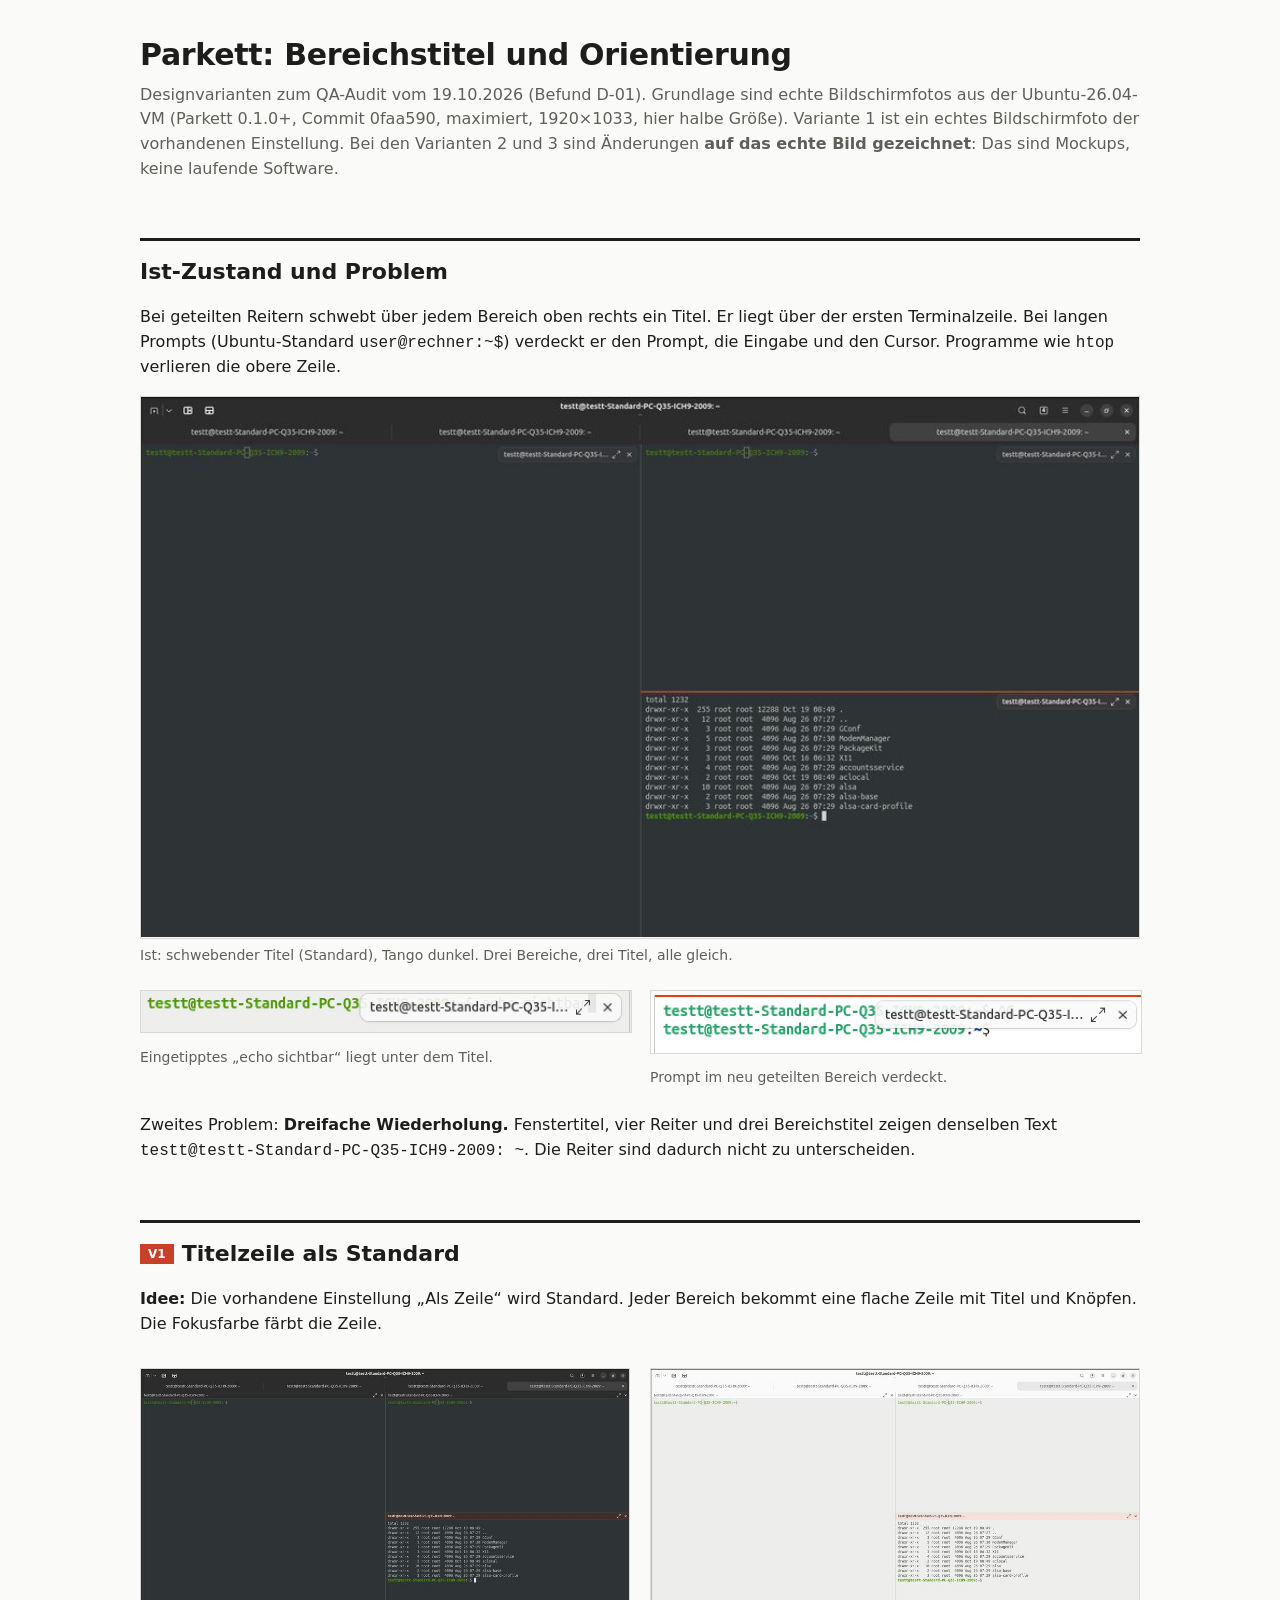
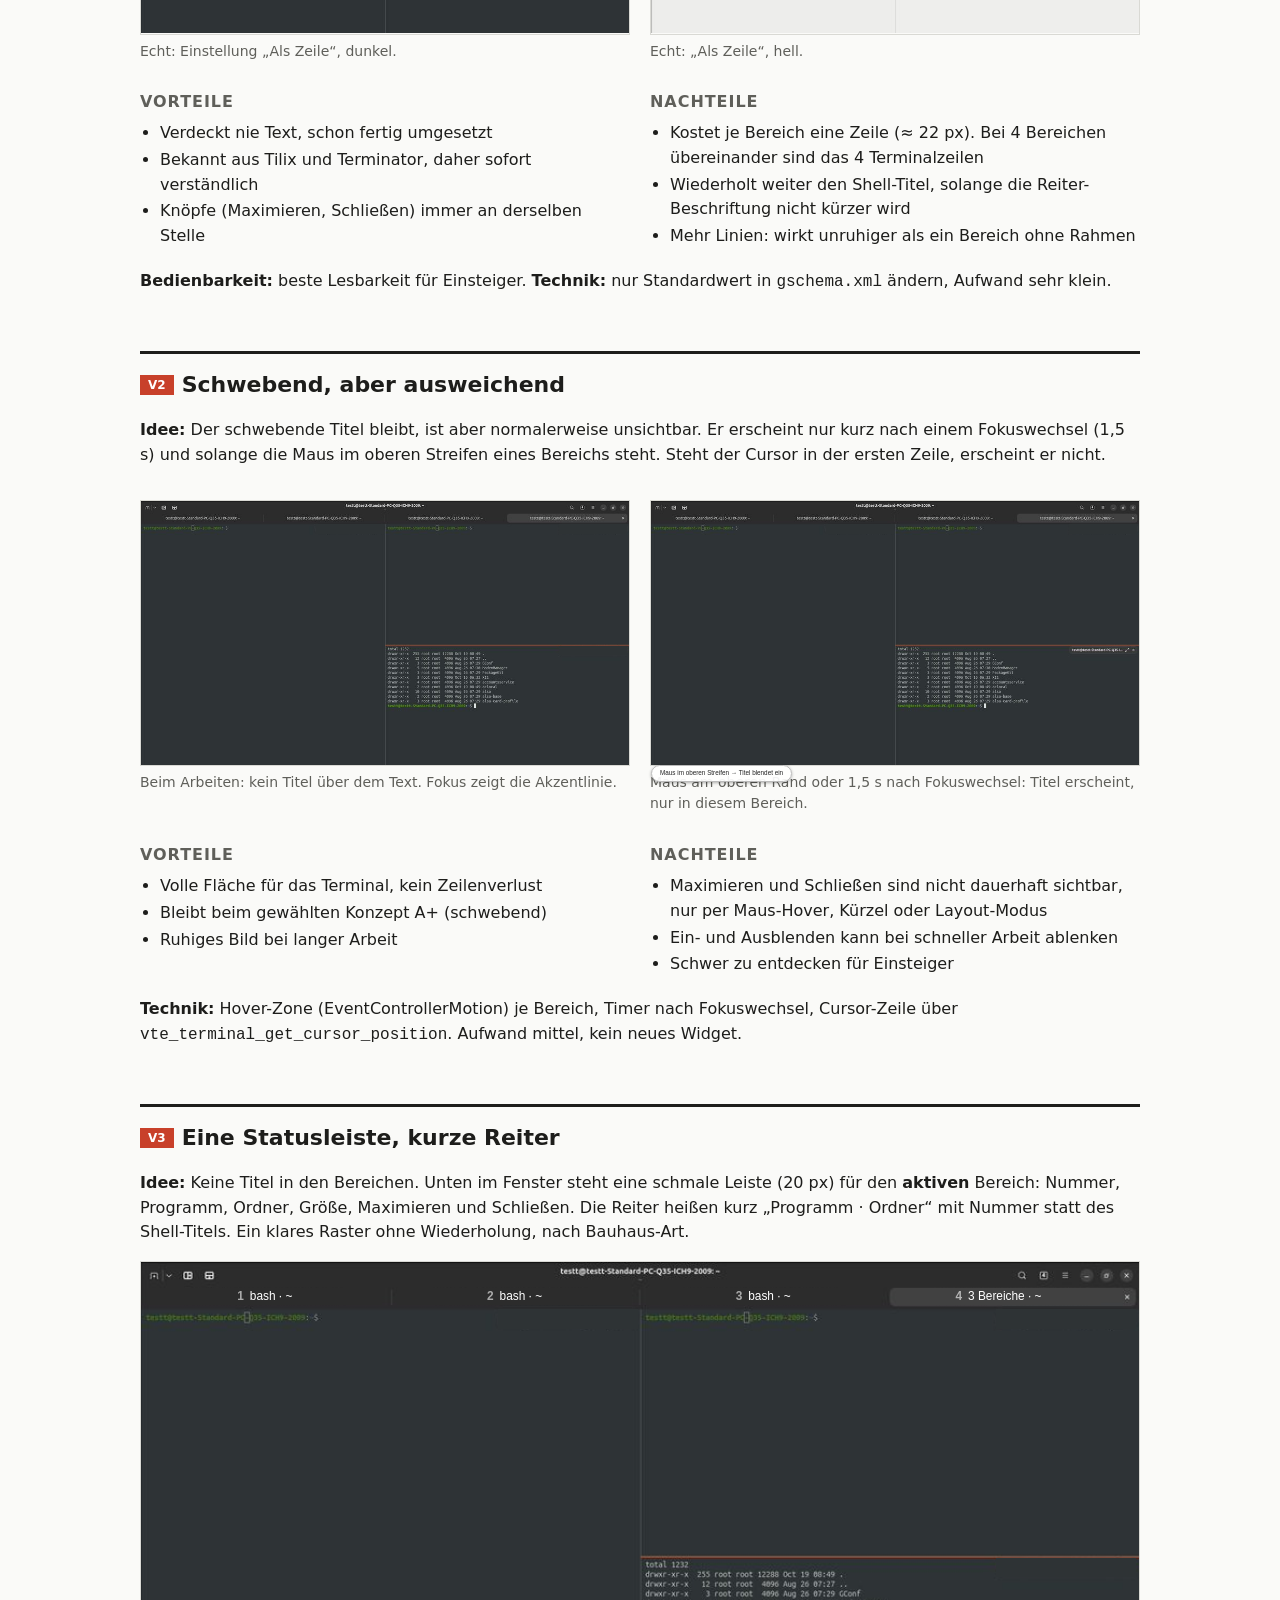
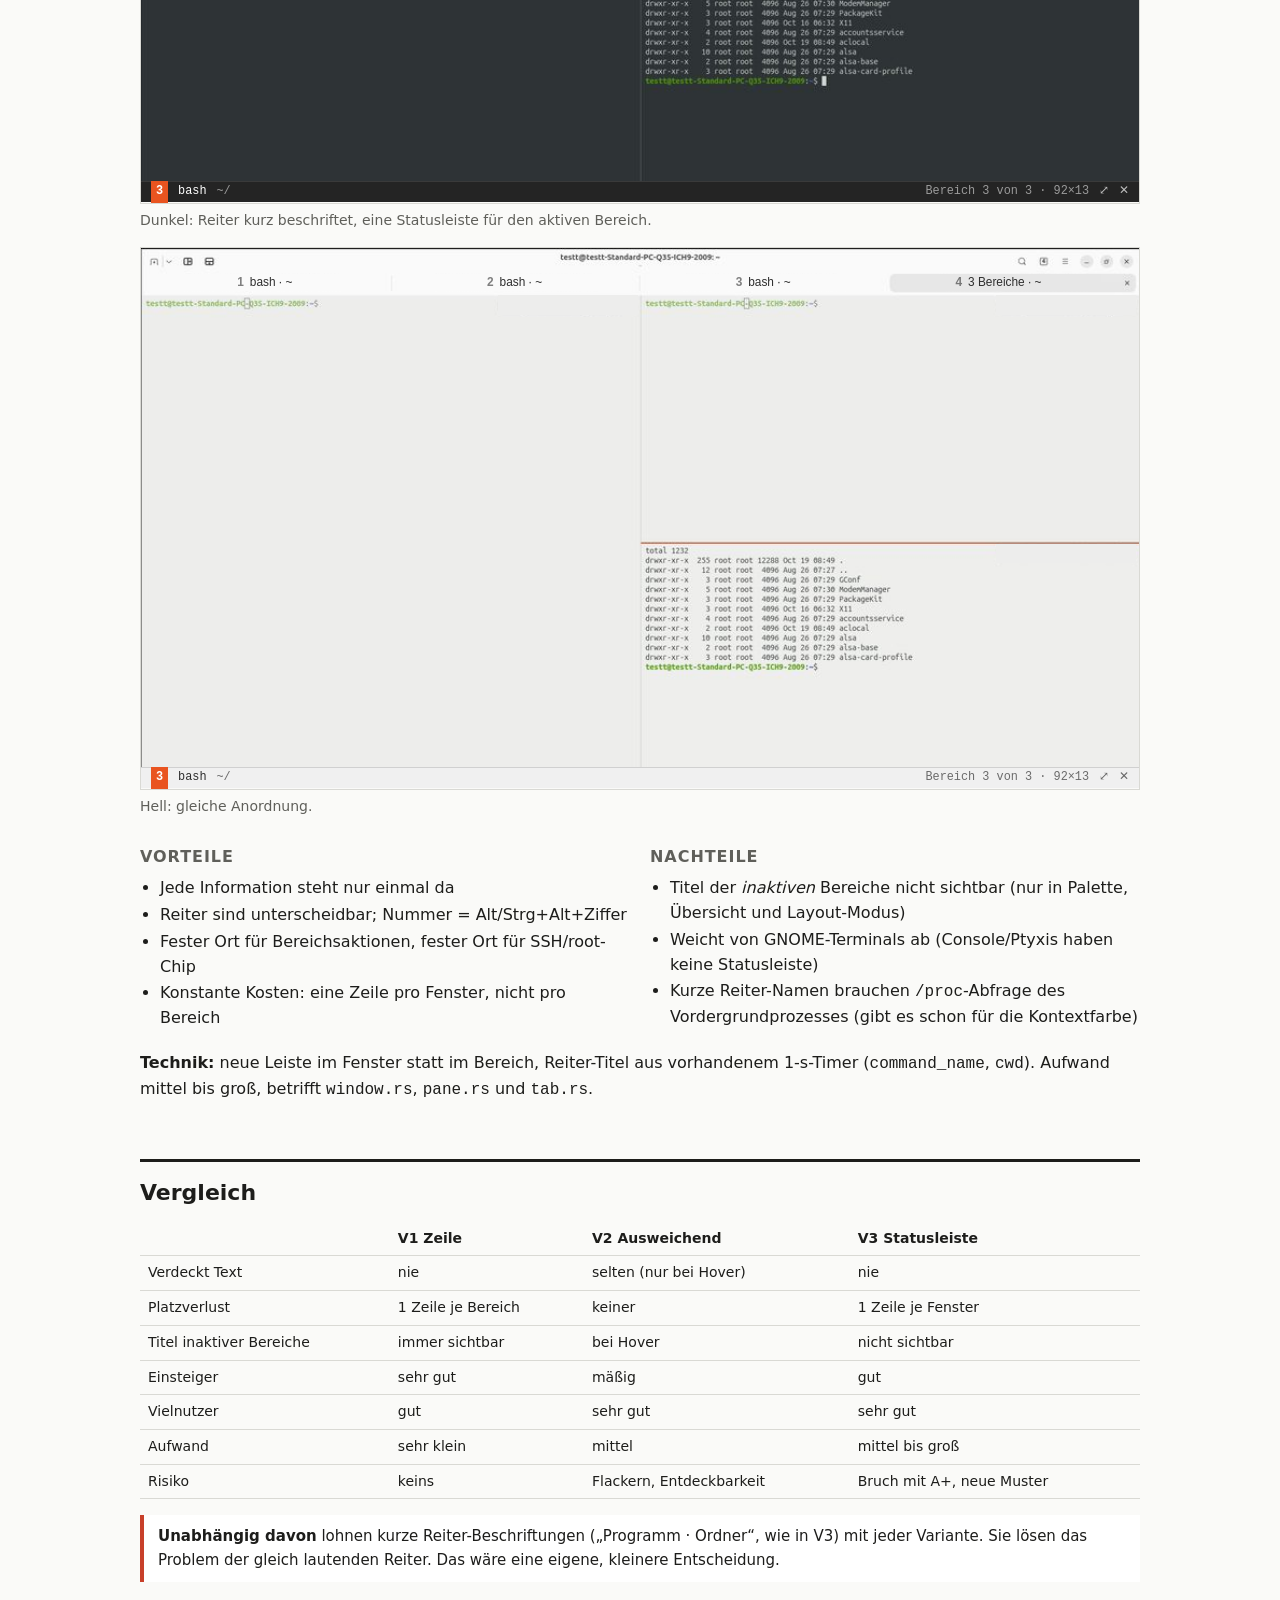
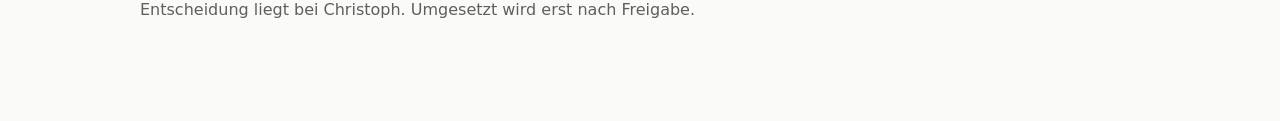
<file: qa/2026-10-19/design-variants.html>
<!doctype html><html lang="de"><head><meta charset="utf-8"><meta name="viewport" content="width=device-width,initial-scale=1">
<title>Parkett Designvarianten</title><style>
:root{--bg:#fafaf8;--fg:#1d1d1b;--mut:#5f5f5a;--line:#d9d9d4;--card:#ffffff;--acc:#c8402a}
@media (prefers-color-scheme:dark){:root:not([data-theme="light"]){--bg:#1b1b1a;--fg:#ececea;--mut:#a3a39e;--line:#3a3a37;--card:#232322;--acc:#e0634d}}
:root[data-theme="dark"]{--bg:#1b1b1a;--fg:#ececea;--mut:#a3a39e;--line:#3a3a37;--card:#232322;--acc:#e0634d}
body{margin:0;background:var(--bg);color:var(--fg);font:16px/1.55 "Inter","Cantarell",system-ui,sans-serif}
main{max-width:1000px;margin:0 auto;padding:32px 16px 80px}
h1{font-size:30px;margin:0 0 4px;letter-spacing:-.01em} h2{font-size:22px;margin:56px 0 8px;border-top:3px solid var(--fg);padding-top:14px}
h3{font-size:16px;margin:20px 0 6px;text-transform:uppercase;letter-spacing:.06em;color:var(--mut)}
.lead{color:var(--mut);margin:0 0 24px} .tag{display:inline-block;background:var(--acc);color:#fff;font-size:12px;font-weight:700;padding:1px 8px;margin-right:8px;vertical-align:3px}
figure{margin:16px 0 8px} figcaption{font-size:14px;color:var(--mut);margin-top:6px}
.scroll{border:1px solid var(--line)} .frame{position:relative;width:100%;aspect-ratio:927/502;container-type:inline-size} .frame img{display:block;width:100%;height:100%}
.cov{position:absolute;box-sizing:border-box} .tab{font:1.19cqw/1.45  Ubuntu,Cantarell,sans-serif;text-align:center;white-space:nowrap;overflow:hidden}
.tab b{opacity:.6;font-weight:600}
.status{display:flex;align-items:center;gap:1cqw;padding:0 1cqw;font:1.19cqw/1.8 "Ubuntu Sans Mono",monospace}
.status .num{background:#e95420;color:#fff;padding:0 5px;font-weight:700} .status .sp{flex:1} .status .ico{opacity:.7}
.hint{font:1.3cqw/1.3 sans-serif;white-space:nowrap;background:rgba(255,255,255,.92);color:#222;border:1px solid #bbb;border-radius:9px;padding:3px 8px;box-shadow:0 1px 3px rgba(0,0,0,.3)}
.cols{display:grid;grid-template-columns:minmax(0,1fr) minmax(0,1fr);gap:20px} .cols>*{min-width:0} @media (max-width:700px){.cols{grid-template-columns:1fr}}
ul{margin:4px 0;padding-left:20px} li{margin:2px 0}
table{border-collapse:collapse;width:100%;font-size:14px;margin-top:12px} th,td{border-bottom:1px solid var(--line);padding:6px 8px;text-align:left;vertical-align:top}
th{font-weight:600} .note{background:var(--card);border-left:4px solid var(--acc);padding:10px 14px;margin:16px 0;font-size:15px}
.small img{max-width:100%;border:1px solid var(--line)}
</style></head><body><main>
<h1>Parkett: Bereichstitel und Orientierung</h1>
<p class="lead">Designvarianten zum QA-Audit vom 19.10.2026 (Befund D-01). Grundlage sind echte Bildschirmfotos aus der Ubuntu-26.04-VM (Parkett 0.1.0+, Commit 0faa590, maximiert, 1920×1033, hier halbe Größe). Variante 1 ist ein echtes Bildschirmfoto der vorhandenen Einstellung. Bei den Varianten 2 und 3 sind Änderungen <b>auf das echte Bild gezeichnet</b>: Das sind Mockups, keine laufende Software.</p>

<h2>Ist-Zustand und Problem</h2>
<p>Bei geteilten Reitern schwebt über jedem Bereich oben rechts ein Titel. Er liegt über der ersten Terminalzeile. Bei langen Prompts (Ubuntu-Standard <code>user@rechner:~$</code>) verdeckt er den Prompt, die Eingabe und den Cursor. Programme wie <code>htop</code> verlieren die obere Zeile.</p>
<figure><div class="scroll"><div class="frame"><img src="[data-uri]" alt=""></div></div><figcaption>Ist: schwebender Titel (Standard), Tango dunkel. Drei Bereiche, drei Titel, alle gleich.</figcaption></figure>
<div class="cols small"><figure><img src="[data-uri]" alt=""><figcaption>Eingetipptes „echo sichtbar“ liegt unter dem Titel.</figcaption></figure>
<figure><img src="[data-uri]" alt=""><figcaption>Prompt im neu geteilten Bereich verdeckt.</figcaption></figure></div>
<p>Zweites Problem: <b>Dreifache Wiederholung.</b> Fenstertitel, vier Reiter und drei Bereichstitel zeigen denselben Text <code>testt@testt-Standard-PC-Q35-ICH9-2009: ~</code>. Die Reiter sind dadurch nicht zu unterscheiden.</p>

<h2><span class="tag">V1</span>Titelzeile als Standard</h2>
<p><b>Idee:</b> Die vorhandene Einstellung „Als Zeile“ wird Standard. Jeder Bereich bekommt eine flache Zeile mit Titel und Knöpfen. Die Fokusfarbe färbt die Zeile.</p>
<div class="cols"><figure><div class="scroll"><div class="frame"><img src="[data-uri]" alt=""></div></div><figcaption>Echt: Einstellung „Als Zeile“, dunkel.</figcaption></figure><figure><div class="scroll"><div class="frame"><img src="[data-uri]" alt=""></div></div><figcaption>Echt: „Als Zeile“, hell.</figcaption></figure></div>
<div class="cols"><div><h3>Vorteile</h3><ul><li>Verdeckt nie Text, schon fertig umgesetzt</li><li>Bekannt aus Tilix und Terminator, daher sofort verständlich</li><li>Knöpfe (Maximieren, Schließen) immer an derselben Stelle</li></ul></div>
<div><h3>Nachteile</h3><ul><li>Kostet je Bereich eine Zeile (≈ 22 px). Bei 4 Bereichen übereinander sind das 4 Terminalzeilen</li><li>Wiederholt weiter den Shell-Titel, solange die Reiter-Beschriftung nicht kürzer wird</li><li>Mehr Linien: wirkt unruhiger als ein Bereich ohne Rahmen</li></ul></div></div>
<p><b>Bedienbarkeit:</b> beste Lesbarkeit für Einsteiger. <b>Technik:</b> nur Standardwert in <code>gschema.xml</code> ändern, Aufwand sehr klein.</p>

<h2><span class="tag">V2</span>Schwebend, aber ausweichend</h2>
<p><b>Idee:</b> Der schwebende Titel bleibt, ist aber normalerweise unsichtbar. Er erscheint nur kurz nach einem Fokuswechsel (1,5 s) und solange die Maus im oberen Streifen eines Bereichs steht. Steht der Cursor in der ersten Zeile, erscheint er nicht.</p>
<div class="cols"><figure><div class="scroll"><div class="frame"><img src="[data-uri]" alt=""><div class="cov" style="left:35.814%;top:8.765%;width:14.024%;height:3.586%;background:#2e3335"></div><div class="cov" style="left:85.653%;top:8.765%;width:14.024%;height:3.586%;background:#2e3335"></div><div class="cov" style="left:85.653%;top:54.781%;width:14.024%;height:3.586%;background:#2e3335"></div></div></div><figcaption>Beim Arbeiten: kein Titel über dem Text. Fokus zeigt die Akzentlinie.</figcaption></figure><figure><div class="scroll"><div class="frame"><img src="[data-uri]" alt=""><div class="cov" style="left:35.814%;top:8.765%;width:14.024%;height:3.586%;background:#2e3335"></div><div class="cov" style="left:85.653%;top:8.765%;width:14.024%;height:3.586%;background:#2e3335"></div><div class="cov hint" style="{P(560,268)}">Maus im oberen Streifen&nbsp;→ Titel blendet ein</div></div></div><figcaption>Maus am oberen Rand oder 1,5 s nach Fokuswechsel: Titel erscheint, nur in diesem Bereich.</figcaption></figure></div>
<div class="cols"><div><h3>Vorteile</h3><ul><li>Volle Fläche für das Terminal, kein Zeilenverlust</li><li>Bleibt beim gewählten Konzept A+ (schwebend)</li><li>Ruhiges Bild bei langer Arbeit</li></ul></div>
<div><h3>Nachteile</h3><ul><li>Maximieren und Schließen sind nicht dauerhaft sichtbar, nur per Maus-Hover, Kürzel oder Layout-Modus</li><li>Ein- und Ausblenden kann bei schneller Arbeit ablenken</li><li>Schwer zu entdecken für Einsteiger</li></ul></div></div>
<p><b>Technik:</b> Hover-Zone (EventControllerMotion) je Bereich, Timer nach Fokuswechsel, Cursor-Zeile über <code>vte_terminal_get_cursor_position</code>. Aufwand mittel, kein neues Widget.</p>

<h2><span class="tag">V3</span>Eine Statusleiste, kurze Reiter</h2>
<p><b>Idee:</b> Keine Titel in den Bereichen. Unten im Fenster steht eine schmale Leiste (20 px) für den <b>aktiven</b> Bereich: Nummer, Programm, Ordner, Größe, Maximieren und Schließen. Die Reiter heißen kurz „Programm · Ordner“ mit Nummer statt des Shell-Titels. Ein klares Raster ohne Wiederholung, nach Bauhaus-Art.</p>
<figure><div class="scroll"><div class="frame"><img src="[data-uri]" alt=""><div class="cov" style="left:35.814%;top:8.765%;width:14.024%;height:3.586%;background:#2e3335"></div><div class="cov" style="left:85.653%;top:8.765%;width:14.024%;height:3.586%;background:#2e3335"></div><div class="cov" style="left:85.653%;top:54.781%;width:14.024%;height:3.586%;background:#2e3335"></div><div class="cov tab" style="left:0.647%;top:4.781%;width:23.517%;height:3.187%;background:#2c2c2c;color:#ffffff"><b>1</b>&ensp;bash · ~</div><div class="cov tab" style="left:25.674%;top:4.781%;width:23.517%;height:3.187%;background:#2c2c2c;color:#ffffff"><b>2</b>&ensp;bash · ~</div><div class="cov tab" style="left:50.593%;top:4.781%;width:23.517%;height:3.187%;background:#2c2c2c;color:#ffffff"><b>3</b>&ensp;bash · ~</div><div class="cov tab" style="left:75.620%;top:4.781%;width:20.604%;height:3.187%;background:#414141;color:#ffffff"><b>4</b>&ensp;3 Bereiche · ~</div><div class="cov status" style="left:0.000%;top:96.016%;width:100.000%;height:3.984%;background:#242424;color:#ffffff;border-top:1px solid #3a3a3a"><span class="num">3</span><span>bash</span><span style="color:#9a9a9a">~/</span><span class="sp"></span><span style="color:#9a9a9a">Bereich 3 von 3 · 92×13</span><span class="ico">⤢</span><span class="ico">✕</span></div></div></div><figcaption>Dunkel: Reiter kurz beschriftet, eine Statusleiste für den aktiven Bereich.</figcaption></figure><figure><div class="scroll"><div class="frame"><img src="[data-uri]" alt=""><div class="cov" style="left:35.814%;top:8.765%;width:14.024%;height:3.586%;background:#ededec"></div><div class="cov" style="left:85.653%;top:8.765%;width:14.024%;height:3.586%;background:#ededec"></div><div class="cov" style="left:85.653%;top:54.781%;width:14.024%;height:3.586%;background:#ededec"></div><div class="cov tab" style="left:0.647%;top:4.781%;width:23.517%;height:3.187%;background:#fafafa;color:#2e2e2e"><b>1</b>&ensp;bash · ~</div><div class="cov tab" style="left:25.674%;top:4.781%;width:23.517%;height:3.187%;background:#fafafa;color:#2e2e2e"><b>2</b>&ensp;bash · ~</div><div class="cov tab" style="left:50.593%;top:4.781%;width:23.517%;height:3.187%;background:#fafafa;color:#2e2e2e"><b>3</b>&ensp;bash · ~</div><div class="cov tab" style="left:75.620%;top:4.781%;width:20.604%;height:3.187%;background:#e7e7e7;color:#2e2e2e"><b>4</b>&ensp;3 Bereiche · ~</div><div class="cov status" style="left:0.000%;top:96.016%;width:100.000%;height:3.984%;background:#f0f0f0;color:#2e2e2e;border-top:1px solid #d0d0d0"><span class="num">3</span><span>bash</span><span style="color:#6b6b6b">~/</span><span class="sp"></span><span style="color:#6b6b6b">Bereich 3 von 3 · 92×13</span><span class="ico">⤢</span><span class="ico">✕</span></div></div></div><figcaption>Hell: gleiche Anordnung.</figcaption></figure>
<div class="cols"><div><h3>Vorteile</h3><ul><li>Jede Information steht nur einmal da</li><li>Reiter sind unterscheidbar; Nummer = Alt/Strg+Alt+Ziffer</li><li>Fester Ort für Bereichsaktionen, fester Ort für SSH/root-Chip</li><li>Konstante Kosten: eine Zeile pro Fenster, nicht pro Bereich</li></ul></div>
<div><h3>Nachteile</h3><ul><li>Titel der <i>inaktiven</i> Bereiche nicht sichtbar (nur in Palette, Übersicht und Layout-Modus)</li><li>Weicht von GNOME-Terminals ab (Console/Ptyxis haben keine Statusleiste)</li><li>Kurze Reiter-Namen brauchen <code>/proc</code>-Abfrage des Vordergrundprozesses (gibt es schon für die Kontextfarbe)</li></ul></div></div>
<p><b>Technik:</b> neue Leiste im Fenster statt im Bereich, Reiter-Titel aus vorhandenem 1-s-Timer (<code>command_name</code>, <code>cwd</code>). Aufwand mittel bis groß, betrifft <code>window.rs</code>, <code>pane.rs</code> und <code>tab.rs</code>.</p>

<h2>Vergleich</h2>
<table><tr><th></th><th>V1 Zeile</th><th>V2 Ausweichend</th><th>V3 Statusleiste</th></tr>
<tr><td>Verdeckt Text</td><td>nie</td><td>selten (nur bei Hover)</td><td>nie</td></tr>
<tr><td>Platzverlust</td><td>1 Zeile je Bereich</td><td>keiner</td><td>1 Zeile je Fenster</td></tr>
<tr><td>Titel inaktiver Bereiche</td><td>immer sichtbar</td><td>bei Hover</td><td>nicht sichtbar</td></tr>
<tr><td>Einsteiger</td><td>sehr gut</td><td>mäßig</td><td>gut</td></tr>
<tr><td>Vielnutzer</td><td>gut</td><td>sehr gut</td><td>sehr gut</td></tr>
<tr><td>Aufwand</td><td>sehr klein</td><td>mittel</td><td>mittel bis groß</td></tr>
<tr><td>Risiko</td><td>keins</td><td>Flackern, Entdeckbarkeit</td><td>Bruch mit A+, neue Muster</td></tr></table>
<div class="note"><b>Unabhängig davon</b> lohnen kurze Reiter-Beschriftungen („Programm · Ordner“, wie in V3) mit jeder Variante. Sie lösen das Problem der gleich lautenden Reiter. Das wäre eine eigene, kleinere Entscheidung.</div>
<p class="lead">Entscheidung liegt bei Christoph. Umgesetzt wird erst nach Freigabe.</p>
</main></body></html>
</file>
<file: mockups/shared/base.css>
/* Shared base of all mockups.
   Colors 1:1 from libadwaita 1.10 (gtk.css from the installed libadwaita-1.so),
   so the concepts differ only in structure, not in coloring. */

:root {
  --accent-bg: #3584e4;
  --accent-fg: #ffffff;
  --accent: #1c71d8;
  --destructive: #c01c28;
  --success: #1b8553;
  --warning: #9c6e03;

  --window-bg: #fafafb;
  --window-fg: rgb(0 0 6 / 80%);
  --view-bg: #ffffff;
  --headerbar-bg: #ffffff;
  --headerbar-shade: rgb(0 0 6 / 12%);
  --sidebar-bg: #ebebed;
  --sidebar-border: rgb(0 0 6 / 7%);
  --secondary-sidebar-bg: #f3f3f5;
  --card-bg: #ffffff;
  --card-shade: rgb(0 0 6 / 7%);
  --dialog-bg: #fafafb;
  --popover-bg: #ffffff;
  --overview-bg: #f3f3f5;
  --thumbnail-bg: #ffffff;
  --border: rgb(0 0 6 / 15%);
  --dim: rgb(0 0 6 / 55%);
  --hover: rgb(0 0 6 / 7%);
  --active: rgb(0 0 6 / 12%);
  --selected: rgb(0 0 6 / 10%);
  --shadow: 0 1px 3px rgb(0 0 6 / 12%), 0 6px 22px rgb(0 0 6 / 14%);

  /* Terminal color scheme (same in all concepts) */
  --term-bg: #ffffff;
  --term-fg: #1e1e22;
  --term-dim: 0.55;
  --c0: #241f31; --c1: #c01c28; --c2: #26a269; --c3: #a2734c;
  --c4: #1e78e4; --c5: #9841bb; --c6: #0e8a9c; --c7: #77767b;
  --c8: #5e5c64; --c9: #e01b24; --c10: #2ec27e; --c11: #b88a00;
  --c12: #3584e4; --c13: #c061cb; --c14: #2190a4; --c15: #241f31;

  --desk-bg: #d5d6db;
  --font: "Adwaita Sans", Cantarell, "Inter", system-ui, sans-serif;
  --mono: "Adwaita Mono", "Source Code Pro", "DejaVu Sans Mono", monospace;
}

:root[data-theme="dark"] {
  --accent: #78aeed;
  --destructive: #ff938c;
  --success: #78e9ab;
  --warning: #ffc252;

  --window-bg: #222226;
  --window-fg: #ffffff;
  --view-bg: #1d1d20;
  --headerbar-bg: #2e2e32;
  --headerbar-shade: rgb(0 0 6 / 36%);
  --sidebar-bg: #2e2e32;
  --sidebar-border: rgb(0 0 6 / 36%);
  --secondary-sidebar-bg: #28282c;
  --card-bg: rgb(255 255 255 / 8%);
  --card-shade: rgb(0 0 6 / 36%);
  --dialog-bg: #36363a;
  --popover-bg: #36363a;
  --overview-bg: #28282c;
  --thumbnail-bg: #39393d;
  --border: rgb(255 255 255 / 15%);
  --dim: rgb(255 255 255 / 55%);
  --hover: rgb(255 255 255 / 7%);
  --active: rgb(255 255 255 / 14%);
  --selected: rgb(255 255 255 / 10%);
  --shadow: 0 1px 3px rgb(0 0 0 / 40%), 0 8px 26px rgb(0 0 0 / 45%);

  --term-bg: #1d1d20;
  --term-fg: #e4e3e6;
  --c0: #3d3846; --c1: #ff7b72; --c2: #57e389; --c3: #f8e45c;
  --c4: #62a0ea; --c5: #dc8add; --c6: #5bc8e0; --c7: #c0bfbc;
  --c8: #77767b; --c9: #ff938c; --c10: #8ff0a4; --c11: #f9f06b;
  --c12: #99c1f1; --c13: #f0a6f0; --c14: #93ddf2; --c15: #ffffff;

  --desk-bg: #3a3a40;
}

* { box-sizing: border-box; }
html, body { margin: 0; }
body {
  font-family: var(--font);
  font-size: 14px;
  background: var(--desk-bg);
  color: var(--window-fg);
  -webkit-font-smoothing: antialiased;
}

/* ---------- Page frame outside the mockup ---------- */
.stage-bar {
  position: sticky; top: 0; z-index: 50;
  display: flex; flex-wrap: wrap; align-items: center; gap: 8px 14px;
  padding: 10px 16px;
  background: #1b1b1f; color: #f3f3f5;
  font-size: 13px;
}
.stage-bar h1 { font-size: 14px; margin: 0 8px 0 0; font-weight: 700; }
.stage-bar a { color: #99c1f1; text-decoration: none; }
.stage-bar .seg { display: inline-flex; background: #2e2e32; border-radius: 8px; padding: 2px; gap: 2px; }
.stage-bar .seg button {
  font: inherit; color: inherit; background: none; border: 0; border-radius: 6px;
  padding: 4px 10px; cursor: pointer;
}
.stage-bar .seg button[aria-pressed="true"] { background: #5e5c64; }
.stage-bar .meter { margin-left: auto; color: #c0bfbc; font-variant-numeric: tabular-nums; }
.stage { padding: 28px 16px 40px; display: flex; flex-direction: column; align-items: center; gap: 14px; }
.stage .caption { max-width: 1280px; width: 100%; font-size: 13px; line-height: 1.5; color: var(--window-fg); opacity: .85; }
.scaler { width: 100%; max-width: 1280px; }

/* ---------- Window ---------- */
.window {
  position: relative;
  width: 1280px; height: 800px;
  background: var(--window-bg);
  border-radius: 12px;
  overflow: hidden;
  box-shadow: 0 0 0 1px rgb(0 0 6 / 23%), 0 2px 8px rgb(0 0 6 / 18%), 0 18px 48px rgb(0 0 6 / 28%);
  display: flex; flex-direction: column;
  transform-origin: top left;
}
.window.small { width: 720px; height: 540px; }
:root[data-theme="dark"] .window { box-shadow: 0 0 0 1px rgb(0 0 0 / 70%), 0 18px 48px rgb(0 0 0 / 55%); }

/* ---------- Icons ---------- */
.icon {
  display: inline-block; width: 16px; height: 16px; flex: none;
  background: currentColor;
  -webkit-mask: var(--icon) center / contain no-repeat;
  mask: var(--icon) center / contain no-repeat;
}

/* ---------- Header bar & buttons ---------- */
.headerbar {
  height: 47px; flex: none;
  display: flex; align-items: center; gap: 6px;
  padding: 0 6px;
  background: var(--headerbar-bg);
  box-shadow: inset 0 -1px var(--headerbar-shade);
  position: relative; z-index: 2;
}
.headerbar .title {
  position: absolute; left: 50%; transform: translateX(-50%);
  text-align: center; line-height: 1.2; pointer-events: none;
  max-width: 46%; white-space: nowrap; overflow: hidden; text-overflow: ellipsis;
}
.headerbar .title b { display: block; font-weight: 700; font-size: 14px; }
.headerbar .title small { font-size: 12px; color: var(--dim); }
.spacer { flex: 1; }

.btn {
  height: 34px; min-width: 34px; padding: 0 9px;
  display: inline-flex; align-items: center; justify-content: center; gap: 6px;
  border: 0; border-radius: 6px; background: none; color: inherit;
  font: inherit; font-weight: 700; cursor: default;
}
.btn:hover, .btn.hover { background: var(--hover); }
.btn.on { background: var(--active); }
.btn.raised { background: var(--hover); }
.btn.suggested { background: var(--accent-bg); color: var(--accent-fg); }
.btn.sm { height: 24px; min-width: 24px; padding: 0 4px; border-radius: 5px; }
.btn.circ { border-radius: 50%; }
.split-btn { display: inline-flex; }
.split-btn .btn:first-child { border-radius: 6px 0 0 6px; }
.split-btn .btn:last-child { border-radius: 0 6px 6px 0; min-width: 22px; padding: 0 4px; }

.wincontrols { display: flex; gap: 10px; padding: 0 6px 0 4px; align-items: center; }
.wincontrols span {
  width: 24px; height: 24px; border-radius: 50%;
  display: inline-flex; align-items: center; justify-content: center;
  background: var(--hover);
}
.wincontrols .icon { width: 16px; height: 16px; }

.kbd {
  font-family: var(--font); font-size: 11px; font-weight: 600;
  padding: 1px 5px; border-radius: 4px; color: var(--dim);
  box-shadow: inset 0 0 0 1px var(--border); white-space: nowrap;
}
.badge {
  display: inline-flex; align-items: center; justify-content: center;
  min-width: 16px; height: 16px; padding: 0 4px; border-radius: 8px;
  font-size: 10px; font-weight: 800; background: var(--accent-bg); color: #fff;
}

/* ---------- Terminal ---------- */
.splitroot { flex: 1; min-height: 0; display: flex; position: relative; background: var(--term-bg); }
.split { display: flex; min-width: 0; min-height: 0; }
.split.h { flex-direction: row; }
.split.v { flex-direction: column; }
.split > .sep { flex: none; background: var(--border); }
.split.h > .sep { width: 1px; }
.split.v > .sep { height: 1px; }
.pane { position: relative; display: flex; flex-direction: column; min-width: 0; min-height: 0; background: var(--term-bg); }
.term {
  flex: 1; min-height: 0; overflow: hidden;
  padding: 6px 8px;
  font-family: var(--mono); font-size: 13px; line-height: 17px;
  color: var(--term-fg); background: var(--term-bg);
  white-space: pre;
}
.pane.dimmed .term { opacity: .62; }
.term .cur { background: var(--term-fg); color: var(--term-bg); }
.pane:not(.focused) .term .cur { background: none; color: inherit; box-shadow: inset 0 0 0 1px var(--term-fg); }
.f0{color:var(--c0)}.f1{color:var(--c1)}.f2{color:var(--c2)}.f3{color:var(--c3)}
.f4{color:var(--c4)}.f5{color:var(--c5)}.f6{color:var(--c6)}.f7{color:var(--c7)}
.f8{color:var(--c8)}.f9{color:var(--c9)}.f10{color:var(--c10)}.f11{color:var(--c11)}
.f12{color:var(--c12)}.f13{color:var(--c13)}.f14{color:var(--c14)}
.b{font-weight:700}.u{text-decoration:underline}
.term a.link { color: inherit; text-decoration: underline dotted; }
.term .sel { background: color-mix(in srgb, var(--accent-bg) 30%, transparent); }

/* ---------- Popover / menu ---------- */
.popover {
  position: absolute; z-index: 30;
  background: var(--popover-bg); color: var(--window-fg);
  border-radius: 12px; padding: 6px;
  box-shadow: 0 0 0 1px var(--border), var(--shadow);
  font-size: 14px;
}
.popover .item {
  display: flex; align-items: center; gap: 10px;
  padding: 0 10px; height: 32px; border-radius: 6px; white-space: nowrap;
}
.popover .item:hover, .popover .item.hover { background: var(--hover); }
.popover .item .kbd { margin-left: auto; }
.popover .item .acc { margin-left: auto; color: var(--dim); font-size: 12px; }
.popover hr { border: 0; height: 1px; background: var(--border); margin: 6px 4px; }
.popover .head { font-size: 12px; font-weight: 700; color: var(--dim); padding: 6px 10px 4px; }

/* ---------- Boxed lists / preferences ---------- */
.dialog-backdrop { position: absolute; inset: 0; background: rgb(0 0 0 / 25%); z-index: 40; display: flex; align-items: center; justify-content: center; }
.dialog {
  background: var(--dialog-bg); color: var(--window-fg);
  border-radius: 15px; box-shadow: 0 0 0 1px rgb(0 0 6 / 10%), var(--shadow);
  display: flex; flex-direction: column; overflow: hidden;
}
.pref-group { margin: 0 0 22px; }
.pref-group > h4 { margin: 0 0 8px 2px; font-size: 14px; font-weight: 700; }
.pref-group > p { margin: -4px 0 10px 2px; font-size: 13px; color: var(--dim); }
.boxed {
  background: var(--card-bg); border-radius: 12px;
  box-shadow: 0 0 0 1px var(--card-shade), 0 1px 3px var(--card-shade);
  overflow: hidden;
}
.row { min-height: 52px; display: flex; align-items: center; gap: 12px; padding: 8px 12px; }
.row + .row { box-shadow: inset 0 1px var(--border); }
.row .lbl { flex: 1; min-width: 0; line-height: 1.3; }
.row .lbl small { display: block; color: var(--dim); font-size: 13px; }
.row .val { color: var(--dim); display: flex; align-items: center; gap: 6px; }
.switch { width: 46px; height: 26px; border-radius: 13px; background: var(--active); position: relative; flex: none; }
.switch::after { content: ""; position: absolute; top: 3px; left: 3px; width: 20px; height: 20px; border-radius: 50%; background: #fff; box-shadow: 0 1px 2px rgb(0 0 0 / 30%); }
.switch.on { background: var(--accent-bg); }
.switch.on::after { left: 23px; }
.dropdown { display: inline-flex; align-items: center; gap: 6px; padding: 0 10px; height: 32px; border-radius: 6px; background: var(--hover); font-weight: 600; color: var(--window-fg); }
.spin { display: inline-flex; align-items: center; gap: 2px; background: var(--hover); border-radius: 6px; height: 32px; padding: 0 2px 0 10px; font-variant-numeric: tabular-nums; color: var(--window-fg); }
.viewswitcher { display: flex; gap: 2px; }
.viewswitcher .vs { display: flex; flex-direction: column; align-items: center; gap: 3px; padding: 5px 12px; border-radius: 6px; font-size: 12px; font-weight: 700; }
.viewswitcher .vs.on { background: var(--active); }
.entry { height: 34px; border-radius: 6px; background: var(--hover); display: flex; align-items: center; gap: 8px; padding: 0 10px; color: var(--dim); }

/* Color scheme tiles */
.schemes { display: grid; grid-template-columns: repeat(4, 1fr); gap: 10px; }
.scheme { border-radius: 9px; padding: 8px; font-family: var(--mono); font-size: 11px; line-height: 14px; box-shadow: 0 0 0 1px var(--border); position: relative; }
.scheme.on { box-shadow: 0 0 0 2px var(--accent-bg); }
.scheme .nm { font-family: var(--font); font-size: 12px; font-weight: 600; margin-top: 6px; }

/* Status dots */
.dot { width: 8px; height: 8px; border-radius: 50%; flex: none; display: inline-block; }
.dot.run { background: var(--accent-bg); }
.dot.act { background: var(--c2); }
.dot.err { background: var(--destructive); }
.dot.idle { background: transparent; box-shadow: inset 0 0 0 1.5px var(--dim); }

/* Layout glyphs (mini diagram of a split layout) */
.glyph { display: inline-grid; width: 18px; height: 14px; gap: 1.5px; flex: none; }
.glyph i { background: currentColor; opacity: .45; border-radius: 1.5px; }
.glyph i.f { opacity: 1; }

.hint-callout {
  position: absolute; z-index: 60; max-width: 260px;
  background: #ffcc00; color: #1b1b1f; font-size: 12px; line-height: 1.35; font-weight: 600;
  padding: 6px 9px; border-radius: 8px; box-shadow: 0 2px 8px rgb(0 0 0 / 25%);
}
.hint-callout::before { content: attr(data-n); display: inline-flex; width: 17px; height: 17px; margin-right: 6px; border-radius: 50%; background: #1b1b1f; color: #ffcc00; align-items: center; justify-content: center; font-size: 11px; }
body.no-hints .hint-callout { display: none; }
.splitroot > .pane, .thumb > .pane, .thumbs > .pane { flex: 1; }
</file>
<file: mockups/shared/icons.css>
/* Adwaita symbolic icons (GNOME, CC-BY-SA 3.0 / LGPL-3.0), embedded as masks */
.i-applications-engineering{--icon:url("[data-uri]")}
.i-applications-utilities{--icon:url("[data-uri]")}
.i-dialog-password{--icon:url("[data-uri]")}
.i-dialog-warning{--icon:url("[data-uri]")}
.i-document-edit{--icon:url("[data-uri]")}
.i-document-save{--icon:url("[data-uri]")}
.i-edit-copy{--icon:url("[data-uri]")}
.i-edit-find{--icon:url("[data-uri]")}
.i-edit-paste{--icon:url("[data-uri]")}
.i-edit-undo{--icon:url("[data-uri]")}
.i-folder-new{--icon:url("[data-uri]")}
.i-folder-projects{--icon:url("[data-uri]")}
.i-folder{--icon:url("[data-uri]")}
.i-go-down{--icon:url("[data-uri]")}
.i-go-next{--icon:url("[data-uri]")}
.i-go-previous{--icon:url("[data-uri]")}
.i-list-add{--icon:url("[data-uri]")}
.i-list-drag-handle{--icon:url("[data-uri]")}
.i-media-playback-start{--icon:url("[data-uri]")}
.i-network-server{--icon:url("[data-uri]")}
.i-open-menu{--icon:url("[data-uri]")}
.i-pan-down{--icon:url("[data-uri]")}
.i-pan-end{--icon:url("[data-uri]")}
.i-preferences-system{--icon:url("[data-uri]")}
.i-process-stop{--icon:url("[data-uri]")}
.i-sidebar-show{--icon:url("[data-uri]")}
.i-system-run{--icon:url("[data-uri]")}
.i-system-search{--icon:url("[data-uri]")}
.i-tab-new{--icon:url("[data-uri]")}
.i-user-home{--icon:url("[data-uri]")}
.i-view-app-grid{--icon:url("[data-uri]")}
.i-view-dual{--icon:url("[data-uri]")}
.i-view-fullscreen{--icon:url("[data-uri]")}
.i-view-grid{--icon:url("[data-uri]")}
.i-view-more{--icon:url("[data-uri]")}
.i-view-paged{--icon:url("[data-uri]")}
.i-view-pin{--icon:url("[data-uri]")}
.i-view-restore{--icon:url("[data-uri]")}
.i-window-close{--icon:url("[data-uri]")}
.i-window-maximize{--icon:url("[data-uri]")}
.i-window-minimize{--icon:url("[data-uri]")}
.i-zoom-in{--icon:url("[data-uri]")}
.i-zoom-out{--icon:url("[data-uri]")}
</file>
